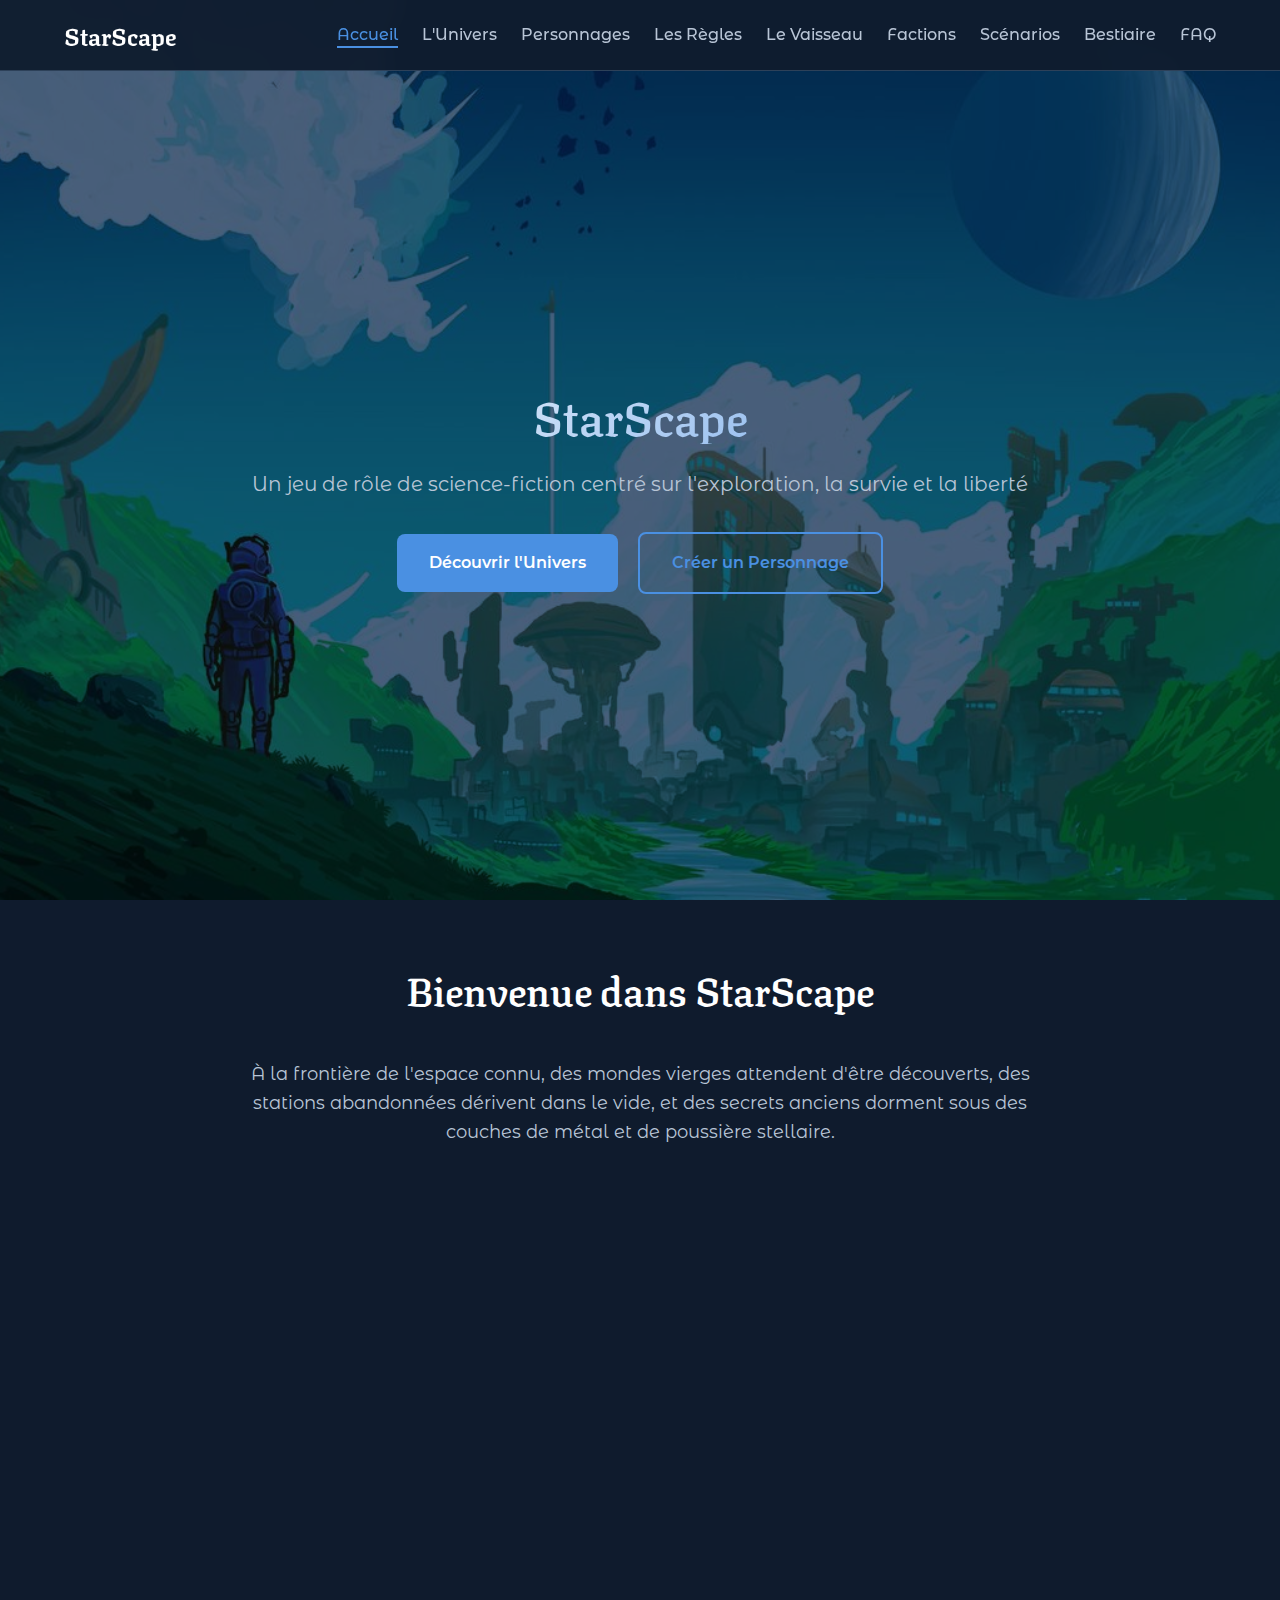
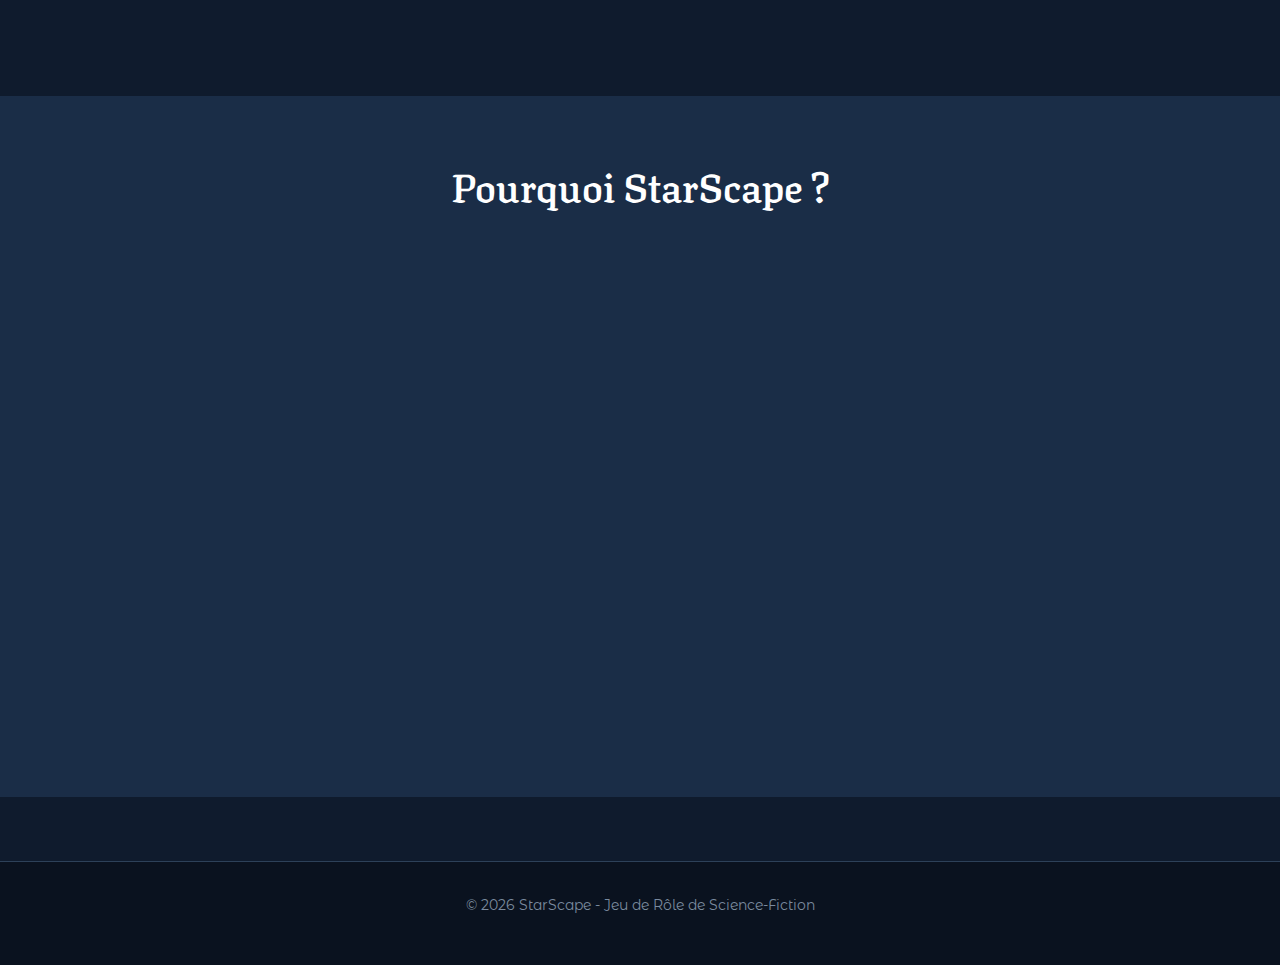
<file: index.html>
<!DOCTYPE html>
<html lang="fr">
<head>
    <meta charset="UTF-8">
    <meta name="viewport" content="width=device-width, initial-scale=1.0">
    <title>StarScape</title>
    <link rel="icon" type="image/svg+xml" href="img/favicon.svg">
    <link rel="stylesheet" href="css/variables.css">
    <link rel="stylesheet" href="css/global.css">
</head>
<body>
    <!-- Navigation -->
    <nav class="nav">
        <div class="nav-container">
            <a href="index.html" class="nav-logo">StarScape</a>
            <button class="nav-toggle">☰</button>
            <ul class="nav-menu">
                <li><a href="index.html" class="nav-link active">Accueil</a></li>
                <li><a href="univers.html" class="nav-link">L'Univers</a></li>
                <li><a href="personnages.html" class="nav-link">Personnages</a></li>
                <li><a href="regles.html" class="nav-link">Les Règles</a></li>
                <li><a href="vaisseau.html" class="nav-link">Le Vaisseau</a></li>
                <li><a href="factions.html" class="nav-link">Factions</a></li>
                <li><a href="scenarios.html" class="nav-link">Scénarios</a></li>
                <li><a href="bestiaire.html" class="nav-link">Bestiaire</a></li>
                <li><a href="faq.html" class="nav-link">FAQ</a></li>
            </ul>
        </div>
    </nav>

    <!-- Hero Section -->
    <section class="hero">
        <div class="hero-content">
            <h1 class="hero-title">StarScape</h1>
            <p class="hero-subtitle">Un jeu de rôle de science-fiction centré sur l'exploration, la survie et la liberté</p>
            <div style="margin-top: var(--spacing-xl);">
                <a href="univers.html" class="btn">Découvrir l'Univers</a>
                <a href="personnages.html" class="btn btn-secondary" style="margin-left: var(--spacing-md);">Créer un Personnage</a>
            </div>
        </div>
    </section>

    <!-- Section Introduction -->
    <section class="section">
        <div class="container">
            <h2 class="section-title">Bienvenue dans StarScape</h2>
            <p class="section-subtitle">
                À la frontière de l'espace connu, des mondes vierges attendent d'être découverts, 
                des stations abandonnées dérivent dans le vide, et des secrets anciens dorment 
                sous des couches de métal et de poussière stellaire.
            </p>
            
            <div class="grid grid-3" style="margin-top: var(--spacing-2xl);">
                <div class="card">
                    <img class="card-image" src="img/index_exploration.jpg" alt="Exploration">
                    <h3 class="card-title">Exploration</h3>
                    <p class="card-content">
                        Explorez des systèmes stellaires inconnus, découvrez de nouveaux mondes 
                        et dévoilez les mystères de la Frontière.
                    </p>
                </div>
                
                <div class="card">
                    <img class="card-image" src="img/index_survie.jpg" alt="Survie">
                    <h3 class="card-title">Survie</h3>
                    <p class="card-content">
                        Survivez aux dangers de l'espace profond, aux créatures hostiles 
                        et aux factions rivales qui convoitent les mêmes ressources.
                    </p>
                </div>
                
                <div class="card">
                    <img class="card-image" src="img/index_liberte.jpg" alt="Liberté">
                    <h3 class="card-title">Liberté</h3>
                    <p class="card-content">
                        Incarnez des Outriders indépendants, forgez votre propre destin 
                        et choisissez vos alliances dans un univers sans limites.
                    </p>
                </div>
            </div>
        </div>
    </section>

    <!-- Section Caractéristiques -->
    <section class="section" style="background-color: var(--color-bg-secondary);">
        <div class="container">
            <h2 class="section-title">Pourquoi StarScape ?</h2>
            <div class="grid grid-2" style="margin-top: var(--spacing-2xl);">
                <div class="card">
                    <h3 class="card-title">🎲 Système Simple</h3>
                    <p class="card-content">
                        Un système de jeu fluide basé sur des dés à 8 faces (d8), 
                        facile à apprendre mais offrant une profondeur stratégique.
                    </p>
                </div>
                
                <div class="card">
                    <h3 class="card-title">🚀 Vaisseau Personnalisable</h3>
                    <p class="card-content">
                        Gérez votre propre vaisseau, choisissez vos modules, 
                        et vivez la vie d'équipage à bord de votre navire.
                    </p>
                </div>
                
                <div class="card">
                    <h3 class="card-title">🌌 Univers Immersif</h3>
                    <p class="card-content">
                        Un univers riche et détaillé avec des factions complexes, 
                        des créatures uniques et des scénarios variés.
                    </p>
                </div>
                
                <div class="card">
                    <h3 class="card-title">👥 Coopération</h3>
                    <p class="card-content">
                        Travaillez en équipe avec vos compagnons pour surmonter 
                        les défis et accomplir vos missions.
                    </p>
                </div>
            </div>
        </div>
    </section>

    <!-- Footer -->
    <footer class="footer">
        <div class="container">
            <p class="footer-content">© 2026 StarScape - Jeu de Rôle de Science-Fiction</p>
        </div>
    </footer>

    <script src="js/main.js"></script>
</body>
</html>
</file>
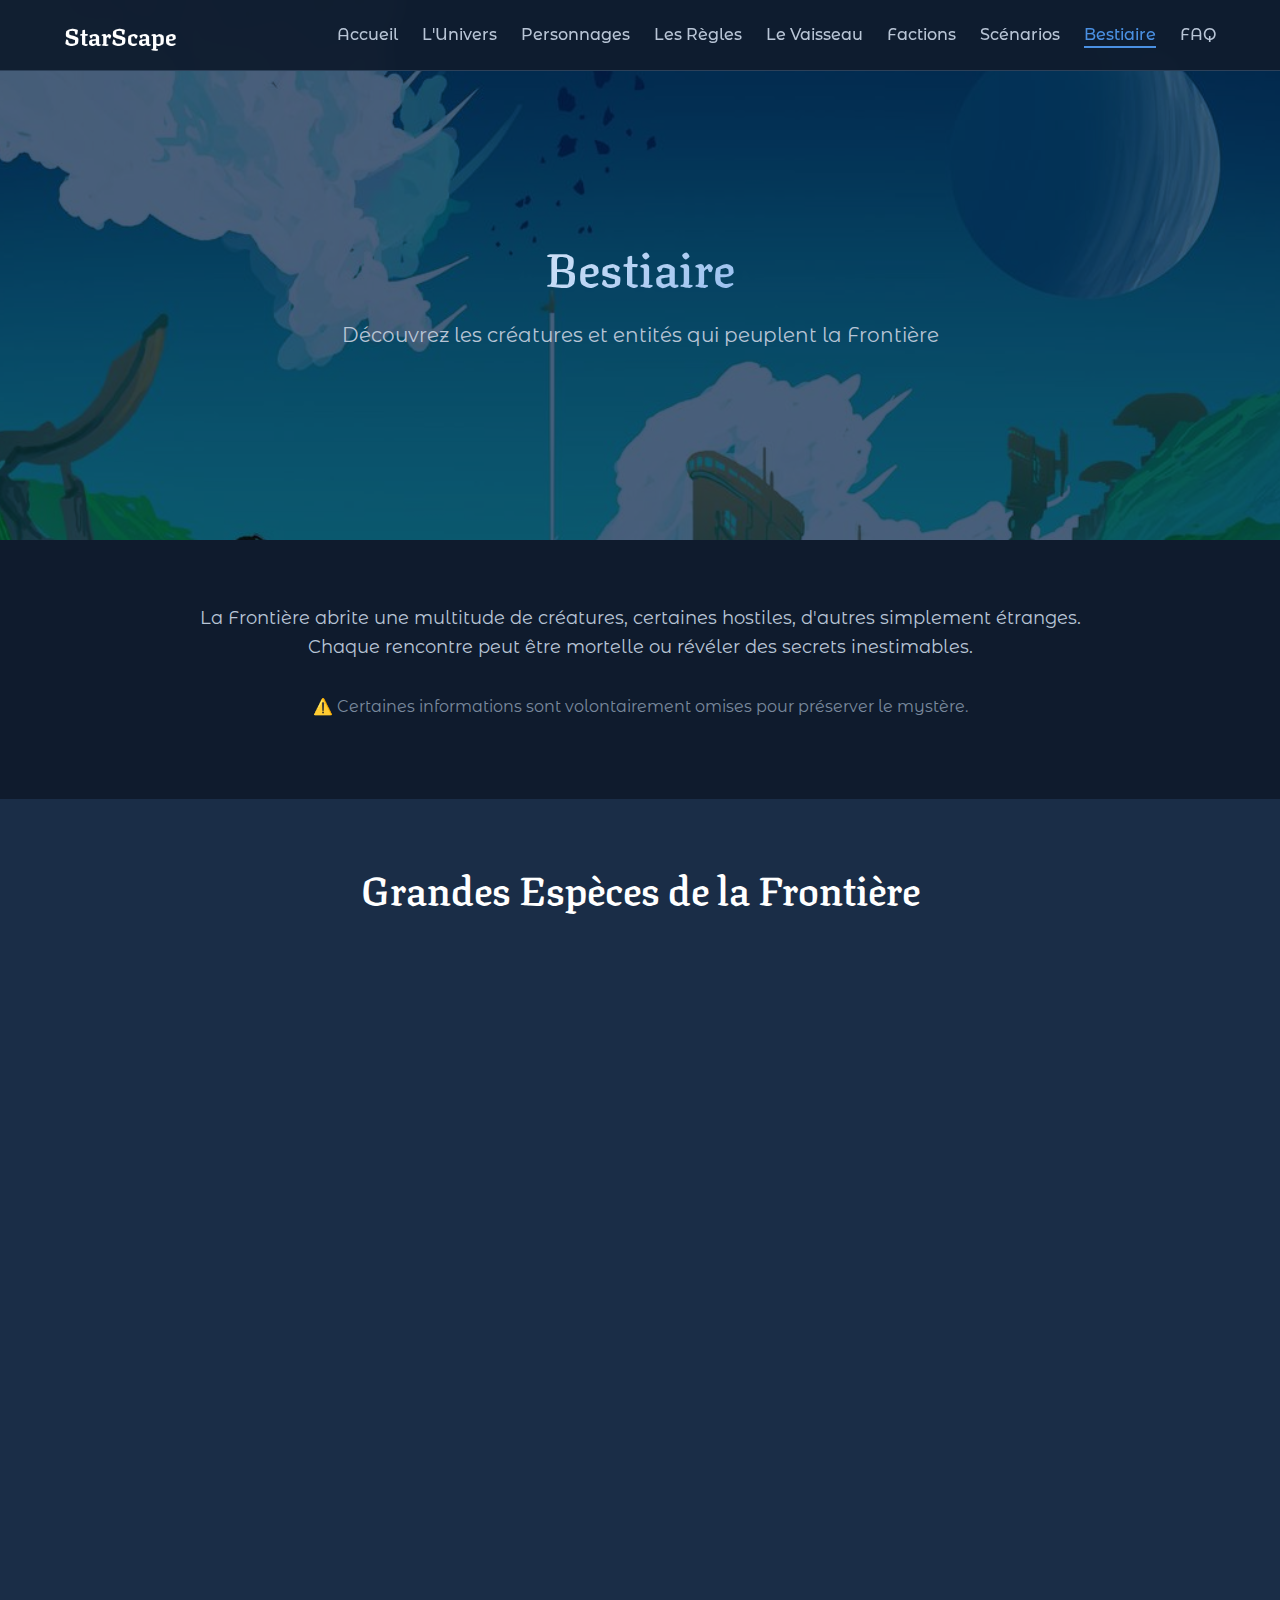
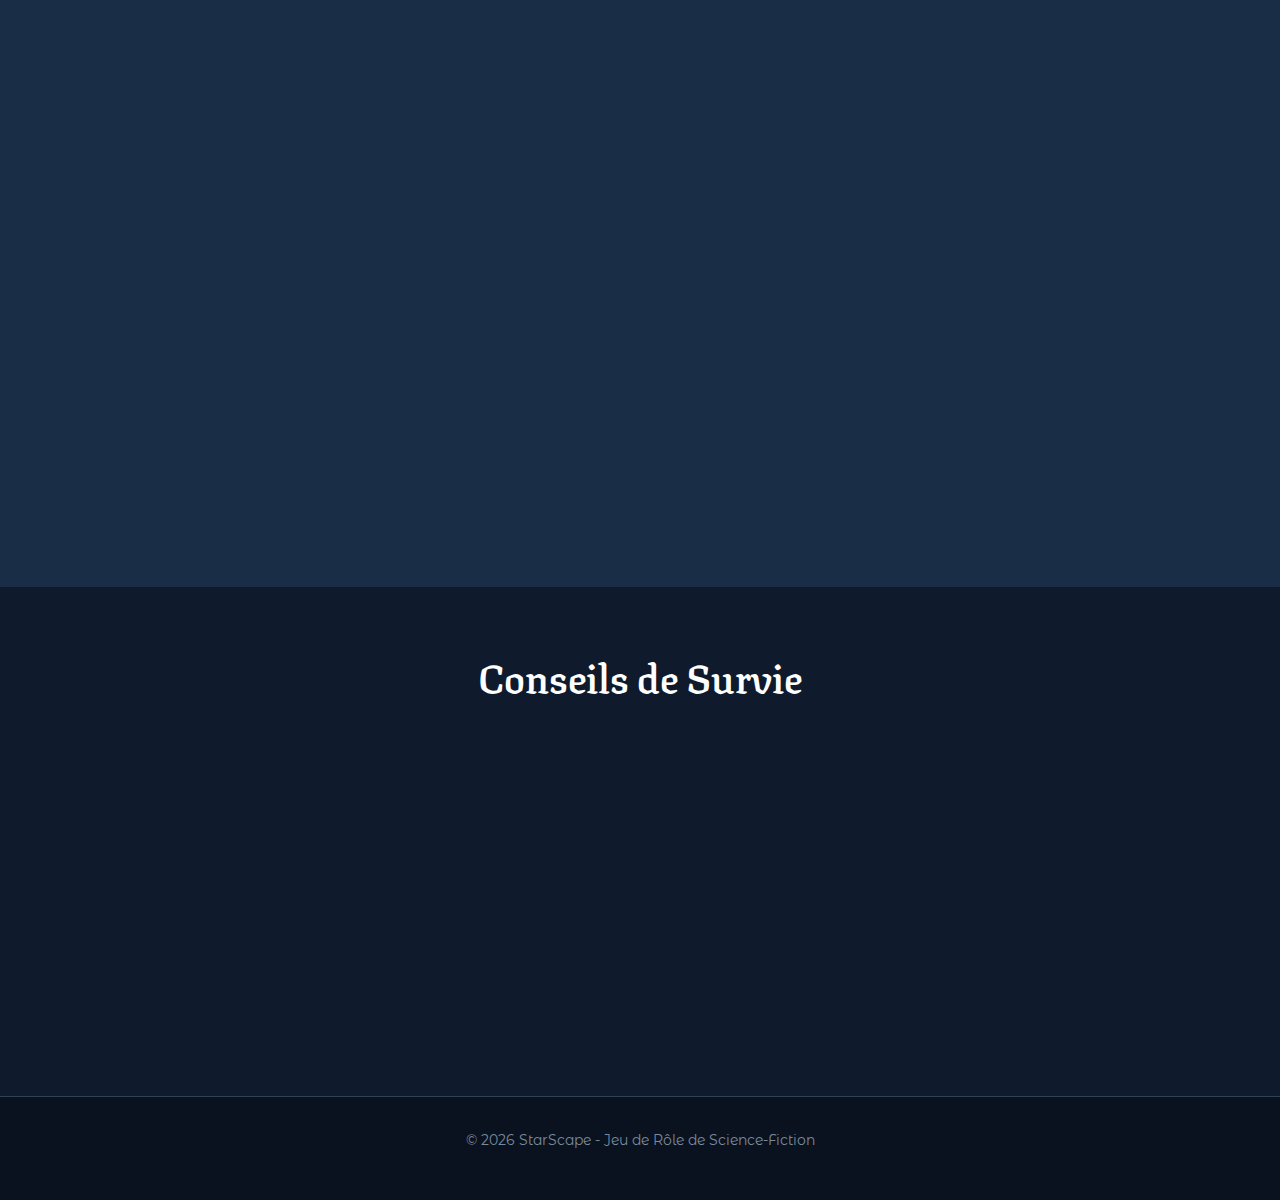
<file: bestiaire.html>
<!DOCTYPE html>
<html lang="fr">
<head>
    <meta charset="UTF-8">
    <meta name="viewport" content="width=device-width, initial-scale=1.0">
    <title>StarScape</title>
    <link rel="icon" type="image/svg+xml" href="img/favicon.svg">
    <link rel="stylesheet" href="css/variables.css">
    <link rel="stylesheet" href="css/global.css">
</head>
<body>
    <!-- Navigation -->
    <nav class="nav">
        <div class="nav-container">
            <a href="index.html" class="nav-logo">StarScape</a>
            <button class="nav-toggle">☰</button>
            <ul class="nav-menu">
                <li><a href="index.html" class="nav-link">Accueil</a></li>
                <li><a href="univers.html" class="nav-link">L'Univers</a></li>
                <li><a href="personnages.html" class="nav-link">Personnages</a></li>
                <li><a href="regles.html" class="nav-link">Les Règles</a></li>
                <li><a href="vaisseau.html" class="nav-link">Le Vaisseau</a></li>
                <li><a href="factions.html" class="nav-link">Factions</a></li>
                <li><a href="scenarios.html" class="nav-link">Scénarios</a></li>
                <li><a href="bestiaire.html" class="nav-link active">Bestiaire</a></li>
                <li><a href="faq.html" class="nav-link">FAQ</a></li>
            </ul>
        </div>
    </nav>

    <!-- Hero Section -->
    <section class="hero" style="min-height: 60vh;">
        <div class="hero-content">
            <h1 class="hero-title">Bestiaire</h1>
            <p class="hero-subtitle">
                Découvrez les créatures et entités qui peuplent la Frontière
            </p>
        </div>
    </section>

    <!-- Section Introduction -->
    <section class="section">
        <div class="container">
            <div style="max-width: 900px; margin: 0 auto; text-align: center;">
                <p style="font-size: var(--font-size-lg); margin-bottom: var(--spacing-xl);">
                    La Frontière abrite une multitude de créatures, certaines hostiles, 
                    d'autres simplement étranges. Chaque rencontre peut être mortelle ou 
                    révéler des secrets inestimables.
                </p>
                <p style="font-size: var(--font-size-base); color: var(--color-text-muted);">
                    ⚠️ Certaines informations sont volontairement omises pour préserver le mystère.
                </p>
            </div>
        </div>
    </section>

    <!-- Section Créatures -->
    <section class="section" style="background-color: var(--color-bg-secondary);">
        <div class="container">
            <h2 class="section-title">Grandes Espèces de la Frontière</h2>
            <div class="grid grid-2" style="margin-top: var(--spacing-2xl);">
                <!-- Créature 1 -->
                <div class="card">
                    <div class="card-image">
                        <span>Image : Créature de la Frontière</span>
                    </div>
                    <h3 class="card-title">Espèce Alpha</h3>
                    <div style="margin-top: var(--spacing-md);">
                        <h4 style="font-size: var(--font-size-lg); margin-bottom: var(--spacing-sm);">Rôle</h4>
                        <p class="card-content" style="margin-bottom: var(--spacing-md);">
                            DPS / Tank / Support
                        </p>
                        <h4 style="font-size: var(--font-size-lg); margin-bottom: var(--spacing-sm);">Faiblesses</h4>
                        <p class="card-content" style="margin-bottom: var(--spacing-md);">
                            Vulnérable aux dégâts électriques
                        </p>
                        <h4 style="font-size: var(--font-size-lg); margin-bottom: var(--spacing-sm);">Comportement</h4>
                        <p class="card-content">
                            Agressive en groupe, plus prudente seule. Attaque par embuscade.
                        </p>
                    </div>
                </div>

                <!-- Créature 2 -->
                <div class="card">
                    <div class="card-image">
                        <span>Image : Créature biologique</span>
                    </div>
                    <h3 class="card-title">Espèce Beta</h3>
                    <div style="margin-top: var(--spacing-md);">
                        <h4 style="font-size: var(--font-size-lg); margin-bottom: var(--spacing-sm);">Rôle</h4>
                        <p class="card-content" style="margin-bottom: var(--spacing-md);">
                            Support / Contrôle
                        </p>
                        <h4 style="font-size: var(--font-size-lg); margin-bottom: var(--spacing-sm);">Faiblesses</h4>
                        <p class="card-content" style="margin-bottom: var(--spacing-md);">
                            Sensible aux dégâts thermiques
                        </p>
                        <h4 style="font-size: var(--font-size-lg); margin-bottom: var(--spacing-sm);">Comportement</h4>
                        <p class="card-content">
                            Évite le combat direct. Utilise l'environnement à son avantage.
                        </p>
                    </div>
                </div>

                <!-- Créature 3 -->
                <div class="card">
                    <div class="card-image">
                        <span>Image : Entité mécanique</span>
                    </div>
                    <h3 class="card-title">Espèce Gamma</h3>
                    <div style="margin-top: var(--spacing-md);">
                        <h4 style="font-size: var(--font-size-lg); margin-bottom: var(--spacing-sm);">Rôle</h4>
                        <p class="card-content" style="margin-bottom: var(--spacing-md);">
                            Tank / DPS
                        </p>
                        <h4 style="font-size: var(--font-size-lg); margin-bottom: var(--spacing-sm);">Faiblesses</h4>
                        <p class="card-content" style="margin-bottom: var(--spacing-md);">
                            Vulnérable aux impulsions EMP
                        </p>
                        <h4 style="font-size: var(--font-size-lg); margin-bottom: var(--spacing-sm);">Comportement</h4>
                        <p class="card-content">
                            Patrouille de manière systématique. Réagit aux intrusions.
                        </p>
                    </div>
                </div>

                <!-- Créature 4 -->
                <div class="card">
                    <div class="card-image">
                        <span>Image : Prédateur spatial</span>
                    </div>
                    <h3 class="card-title">Espèce Delta</h3>
                    <div style="margin-top: var(--spacing-md);">
                        <h4 style="font-size: var(--font-size-lg); margin-bottom: var(--spacing-sm);">Rôle</h4>
                        <p class="card-content" style="margin-bottom: var(--spacing-md);">
                            DPS / Chasseur
                        </p>
                        <h4 style="font-size: var(--font-size-lg); margin-bottom: var(--spacing-sm);">Faiblesses</h4>
                        <p class="card-content" style="margin-bottom: var(--spacing-md);">
                            Faible armure, mais très rapide
                        </p>
                        <h4 style="font-size: var(--font-size-lg); margin-bottom: var(--spacing-sm);">Comportement</h4>
                        <p class="card-content">
                            Chasse en solitaire. Attaque depuis les ombres.
                        </p>
                    </div>
                </div>
            </div>
        </div>
    </section>

    <!-- Section Conseils -->
    <section class="section">
        <div class="container">
            <h2 class="section-title">Conseils de Survie</h2>
            <div class="grid grid-3" style="margin-top: var(--spacing-2xl);">
                <div class="card">
                    <h3 class="card-title">🔍 Observation</h3>
                    <p class="card-content">
                        Observez le comportement des créatures avant d'engager le combat. 
                        Chaque espèce a ses propres patterns.
                    </p>
                </div>

                <div class="card">
                    <h3 class="card-title">⚔️ Préparation</h3>
                    <p class="card-content">
                        Adaptez votre équipement selon les créatures que vous pourriez rencontrer. 
                        Les types de dégâts sont cruciaux.
                    </p>
                </div>

                <div class="card">
                    <h3 class="card-title">🤝 Coopération</h3>
                    <p class="card-content">
                        Travaillez en équipe. Certaines créatures sont trop dangereuses 
                        pour être affrontées seul.
                    </p>
                </div>
            </div>
        </div>
    </section>

    <!-- Footer -->
    <footer class="footer">
        <div class="container">
            <p class="footer-content">© 2026 StarScape - Jeu de Rôle de Science-Fiction</p>
        </div>
    </footer>

    <script src="js/main.js"></script>
</body>
</html>
</file>
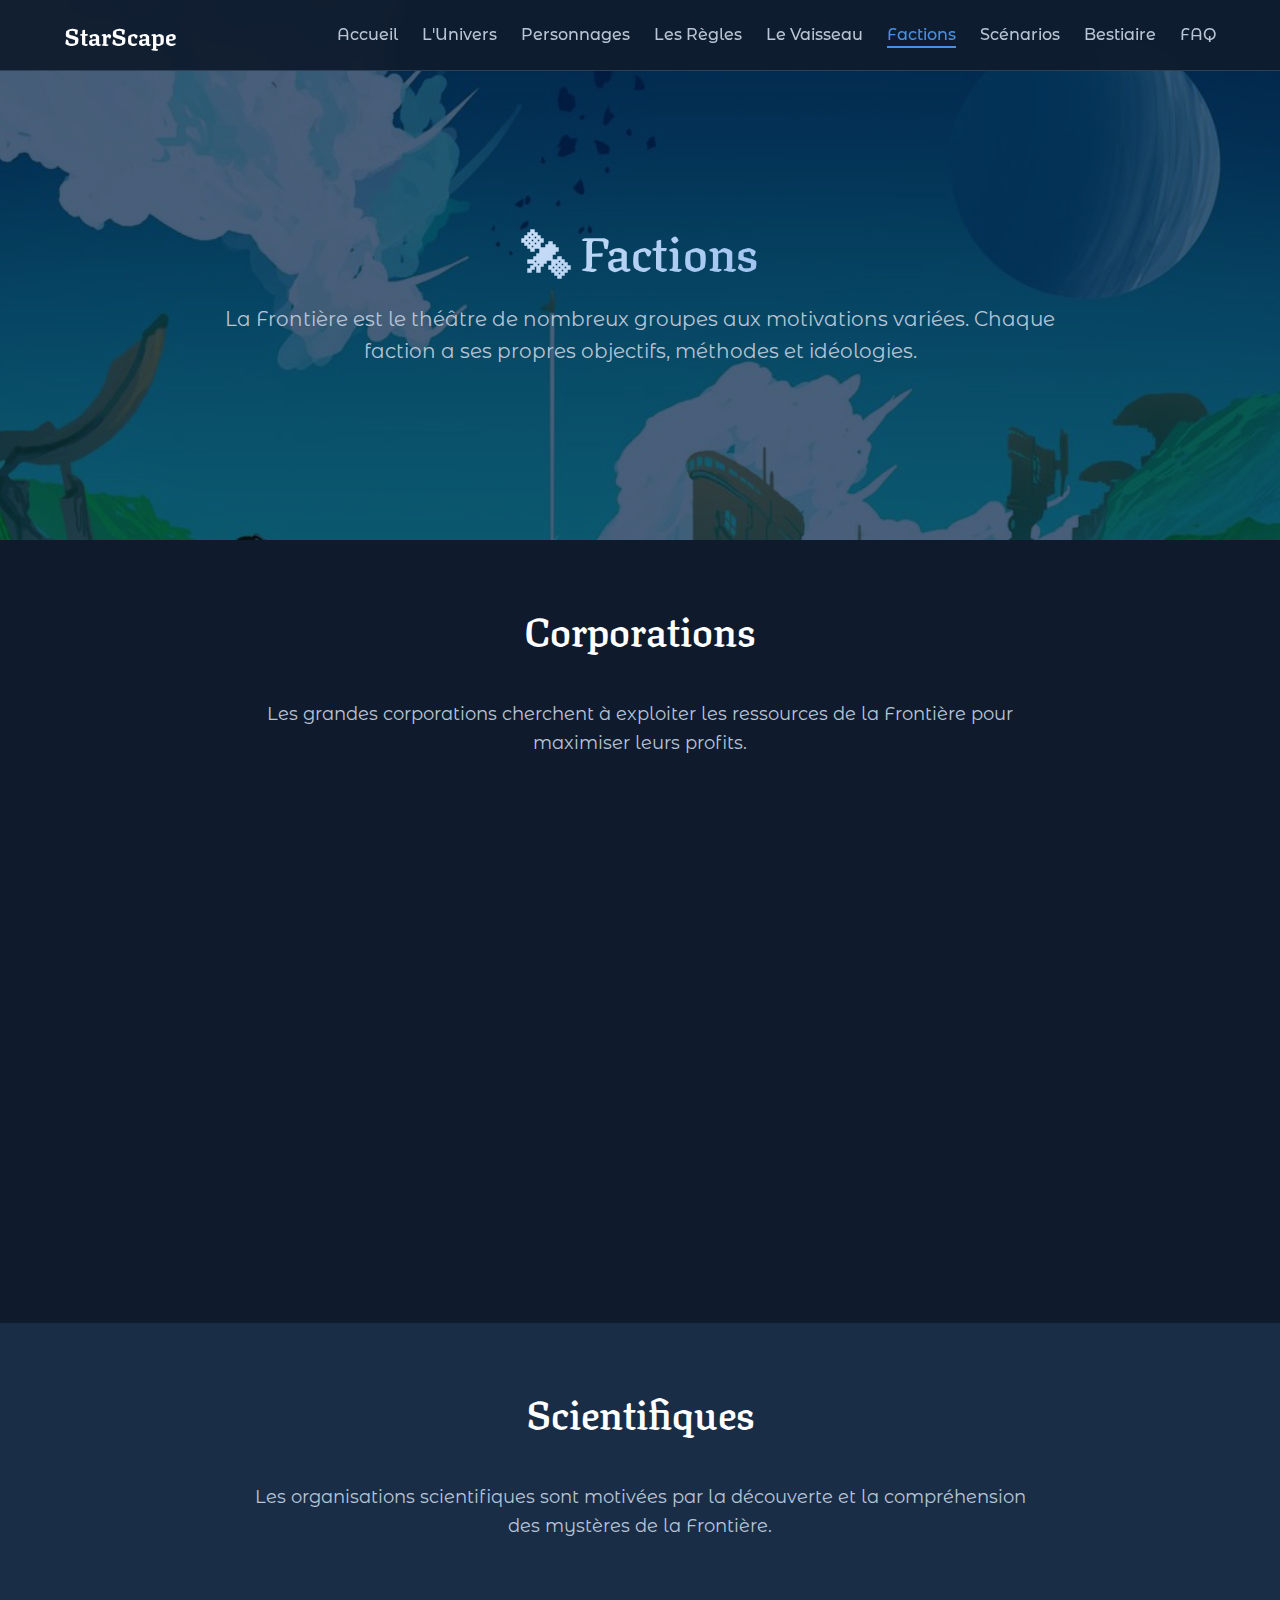
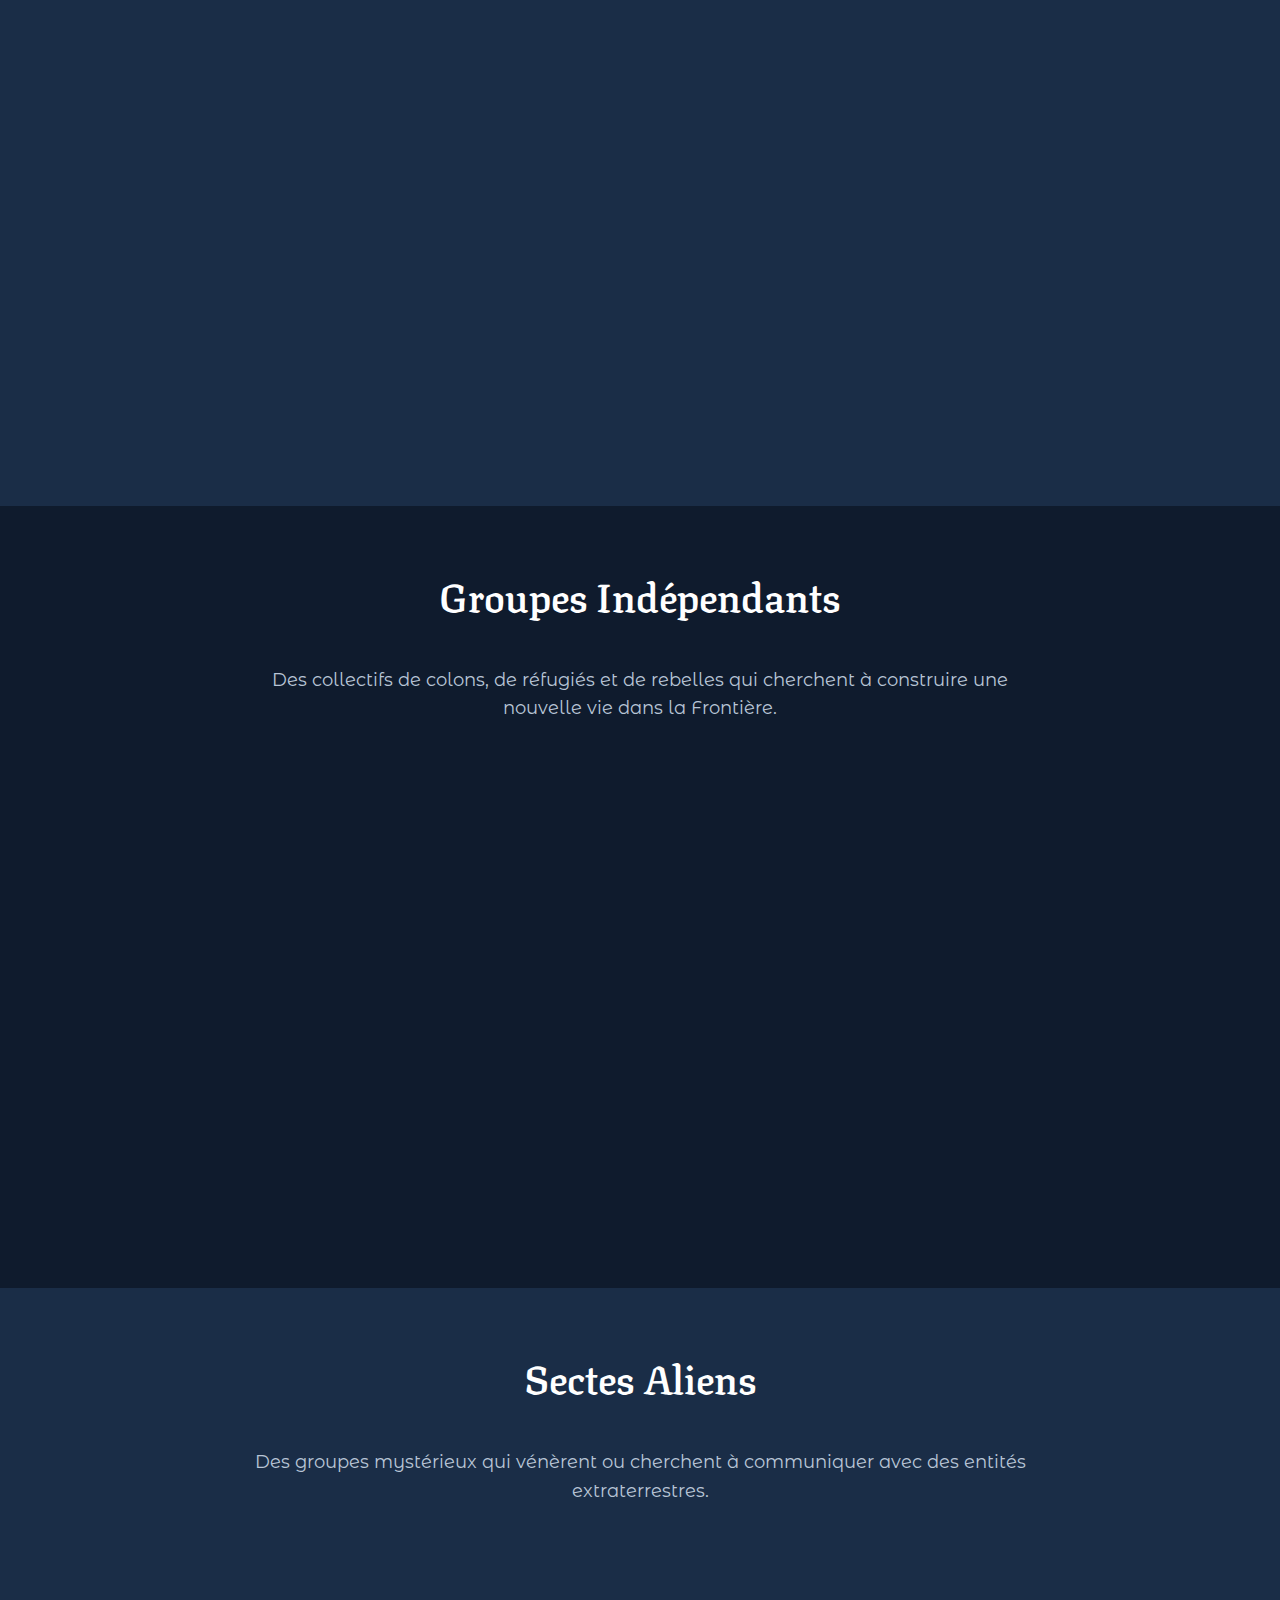
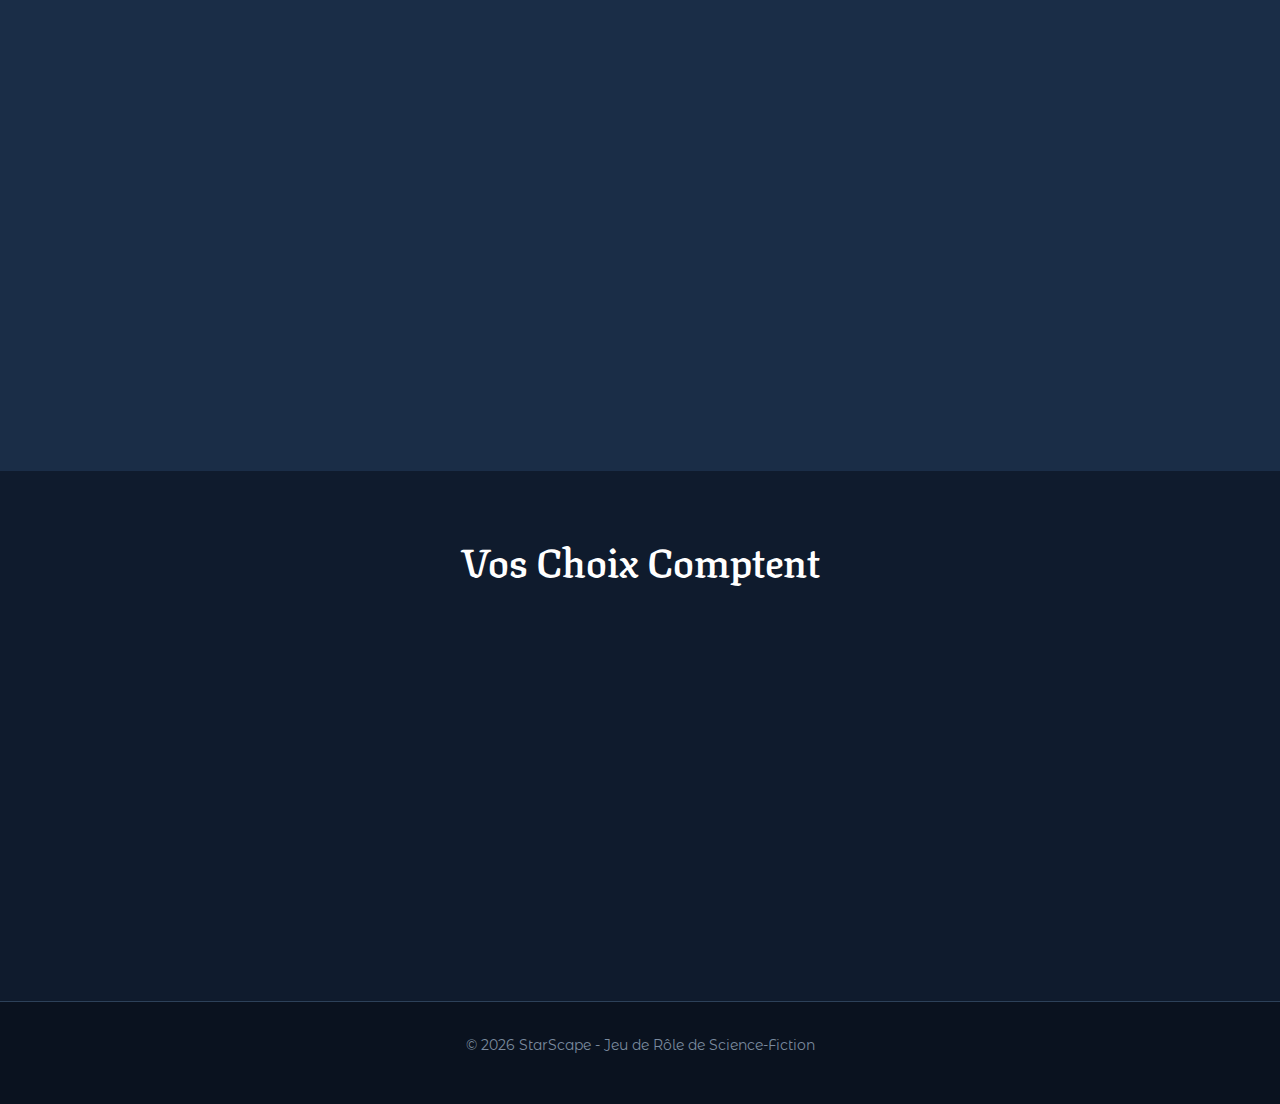
<file: factions.html>
<!DOCTYPE html>
<html lang="fr">
<head>
    <meta charset="UTF-8">
    <meta name="viewport" content="width=device-width, initial-scale=1.0">
    <title>StarScape</title>
    <link rel="icon" type="image/svg+xml" href="img/favicon.svg">
    <link rel="stylesheet" href="css/variables.css">
    <link rel="stylesheet" href="css/global.css">
</head>
<body>
    <!-- Navigation -->
    <nav class="nav">
        <div class="nav-container">
            <a href="index.html" class="nav-logo">StarScape</a>
            <button class="nav-toggle">☰</button>
            <ul class="nav-menu">
                <li><a href="index.html" class="nav-link">Accueil</a></li>
                <li><a href="univers.html" class="nav-link">L'Univers</a></li>
                <li><a href="personnages.html" class="nav-link">Personnages</a></li>
                <li><a href="regles.html" class="nav-link">Les Règles</a></li>
                <li><a href="vaisseau.html" class="nav-link">Le Vaisseau</a></li>
                <li><a href="factions.html" class="nav-link active">Factions</a></li>
                <li><a href="scenarios.html" class="nav-link">Scénarios</a></li>
                <li><a href="bestiaire.html" class="nav-link">Bestiaire</a></li>
                <li><a href="faq.html" class="nav-link">FAQ</a></li>
            </ul>
        </div>
    </nav>

    <!-- Hero Section -->
    <section class="hero" style="min-height: 60vh;">
        <div class="hero-content">
            <h1 class="hero-title">🛰 Factions</h1>
            <p class="hero-subtitle">
                La Frontière est le théâtre de nombreux groupes aux motivations variées. 
                Chaque faction a ses propres objectifs, méthodes et idéologies.
            </p>
        </div>
    </section>

    <!-- Section Corporations -->
    <section class="section">
        <div class="container">
            <h2 class="section-title">Corporations</h2>
            <p class="section-subtitle">
                Les grandes corporations cherchent à exploiter les ressources de la Frontière 
                pour maximiser leurs profits.
            </p>
            <div class="grid grid-2" style="margin-top: var(--spacing-2xl);">
                <div class="card">
                    <div class="card-image">
                        <span>Image : Siège corporatif</span>
                    </div>
                    <h3 class="card-title">Objectifs</h3>
                    <ul style="color: var(--color-text-secondary); padding-left: var(--spacing-lg);">
                        <li style="margin-bottom: var(--spacing-sm);">Exploitation des ressources</li>
                        <li style="margin-bottom: var(--spacing-sm);">Expansion territoriale</li>
                        <li style="margin-bottom: var(--spacing-sm);">Élimination de la concurrence</li>
                        <li style="margin-bottom: var(--spacing-sm);">Contrôle des routes commerciales</li>
                    </ul>
                </div>

                <div class="card">
                    <h3 class="card-title">Méthodes</h3>
                    <p class="card-content">
                        Les corporations utilisent leur puissance financière et technologique 
                        pour imposer leur volonté. Elles embauchent souvent des Outriders 
                        pour des missions risquées qu'elles préfèrent ne pas accomplir elles-mêmes.
                    </p>
                    <p class="card-content" style="margin-top: var(--spacing-md);">
                        <strong>Relations avec les Outriders :</strong> Contractuelles, basées sur le profit. 
                        Les corporations paient bien, mais leurs missions peuvent être moralement ambiguës.
                    </p>
                </div>
            </div>
        </div>
    </section>

    <!-- Section Scientifiques -->
    <section class="section" style="background-color: var(--color-bg-secondary);">
        <div class="container">
            <h2 class="section-title">Scientifiques</h2>
            <p class="section-subtitle">
                Les organisations scientifiques sont motivées par la découverte et la compréhension 
                des mystères de la Frontière.
            </p>
            <div class="grid grid-2" style="margin-top: var(--spacing-2xl);">
                <div class="card">
                    <div class="card-image">
                        <span>Image : Laboratoire scientifique</span>
                    </div>
                    <h3 class="card-title">Objectifs</h3>
                    <ul style="color: var(--color-text-secondary); padding-left: var(--spacing-lg);">
                        <li style="margin-bottom: var(--spacing-sm);">Découverte de nouvelles formes de vie</li>
                        <li style="margin-bottom: var(--spacing-sm);">Analyse des artefacts anciens</li>
                        <li style="margin-bottom: var(--spacing-sm);">Compréhension des anomalies spatiales</li>
                        <li style="margin-bottom: var(--spacing-sm);">Avancement de la connaissance</li>
                    </ul>
                </div>

                <div class="card">
                    <h3 class="card-title">Méthodes</h3>
                    <p class="card-content">
                        Les scientifiques privilégient l'observation et l'analyse. 
                        Ils embauchent des Outriders pour collecter des échantillons, 
                        explorer des sites dangereux et protéger leurs expéditions.
                    </p>
                    <p class="card-content" style="margin-top: var(--spacing-md);">
                        <strong>Relations avec les Outriders :</strong> Collaboratives. 
                        Les scientifiques apprécient les équipages qui respectent les protocoles 
                        et préservent les échantillons.
                    </p>
                </div>
            </div>
        </div>
    </section>

    <!-- Section Groupes Indépendants -->
    <section class="section">
        <div class="container">
            <h2 class="section-title">Groupes Indépendants</h2>
            <p class="section-subtitle">
                Des collectifs de colons, de réfugiés et de rebelles qui cherchent 
                à construire une nouvelle vie dans la Frontière.
            </p>
            <div class="grid grid-2" style="margin-top: var(--spacing-2xl);">
                <div class="card">
                    <div class="card-image">
                        <span>Image : Colonie indépendante</span>
                    </div>
                    <h3 class="card-title">Objectifs</h3>
                    <ul style="color: var(--color-text-secondary); padding-left: var(--spacing-lg);">
                        <li style="margin-bottom: var(--spacing-sm);">Établir des colonies autonomes</li>
                        <li style="margin-bottom: var(--spacing-sm);">Échapper à l'oppression</li>
                        <li style="margin-bottom: var(--spacing-sm);">Créer une société libre</li>
                        <li style="margin-bottom: var(--spacing-sm);">Survivre et prospérer</li>
                    </ul>
                </div>

                <div class="card">
                    <h3 class="card-title">Méthodes</h3>
                    <p class="card-content">
                        Les groupes indépendants sont souvent désorganisés mais déterminés. 
                        Ils font appel aux Outriders pour des missions de transport, de protection 
                        ou de sabotage contre leurs ennemis.
                    </p>
                    <p class="card-content" style="margin-top: var(--spacing-md);">
                        <strong>Relations avec les Outriders :</strong> Fraternelles. 
                        Beaucoup d'Outriders partagent les valeurs d'indépendance et de liberté 
                        de ces groupes.
                    </p>
                </div>
            </div>
        </div>
    </section>

    <!-- Section Sectes Aliens -->
    <section class="section" style="background-color: var(--color-bg-secondary);">
        <div class="container">
            <h2 class="section-title">Sectes Aliens</h2>
            <p class="section-subtitle">
                Des groupes mystérieux qui vénèrent ou cherchent à communiquer avec 
                des entités extraterrestres.
            </p>
            <div class="grid grid-2" style="margin-top: var(--spacing-2xl);">
                <div class="card">
                    <div class="card-image">
                        <span>Image : Rituel alien</span>
                    </div>
                    <h3 class="card-title">Objectifs</h3>
                    <ul style="color: var(--color-text-secondary); padding-left: var(--spacing-lg);">
                        <li style="margin-bottom: var(--spacing-sm);">Établir un contact avec les aliens</li>
                        <li style="margin-bottom: var(--spacing-sm);">Comprendre les technologies anciennes</li>
                        <li style="margin-bottom: var(--spacing-sm);">Accéder à des connaissances interdites</li>
                        <li style="margin-bottom: var(--spacing-sm);">Transcender l'humanité</li>
                    </ul>
                </div>

                <div class="card">
                    <h3 class="card-title">Méthodes</h3>
                    <p class="card-content">
                        Les sectes aliens opèrent dans l'ombre. Leurs méthodes sont souvent 
                        mystérieuses et parfois dangereuses. Elles embauchent des Outriders 
                        pour récupérer des artefacts spécifiques ou explorer des sites sacrés.
                    </p>
                    <p class="card-content" style="margin-top: var(--spacing-md);">
                        <strong>Relations avec les Outriders :</strong> Ambiguës. 
                        Les sectes paient bien, mais leurs missions peuvent avoir des conséquences 
                        imprévisibles. La prudence est de mise.
                    </p>
                </div>
            </div>
        </div>
    </section>

    <!-- Section Choix des Outriders -->
    <section class="section">
        <div class="container">
            <h2 class="section-title">Vos Choix Comptent</h2>
            <div class="card" style="max-width: 900px; margin: 0 auto;">
                <p class="card-content" style="text-align: center; font-size: var(--font-size-lg);">
                    En tant qu'Outrider, vous n'êtes lié à aucune faction. Vos choix déterminent 
                    avec qui vous travaillez, quelles missions vous acceptez, et comment vous 
                    naviguez dans les conflits entre factions.
                </p>
                <p class="card-content" style="text-align: center; font-size: var(--font-size-lg); margin-top: var(--spacing-md);">
                    Chaque décision façonne votre réputation et ouvre ou ferme des opportunités futures. 
                    Dans StarScape, la liberté a un prix, mais aussi des récompenses.
                </p>
            </div>
        </div>
    </section>

    <!-- Footer -->
    <footer class="footer">
        <div class="container">
            <p class="footer-content">© 2026 StarScape - Jeu de Rôle de Science-Fiction</p>
        </div>
    </footer>

    <script src="js/main.js"></script>
</body>
</html>
</file>
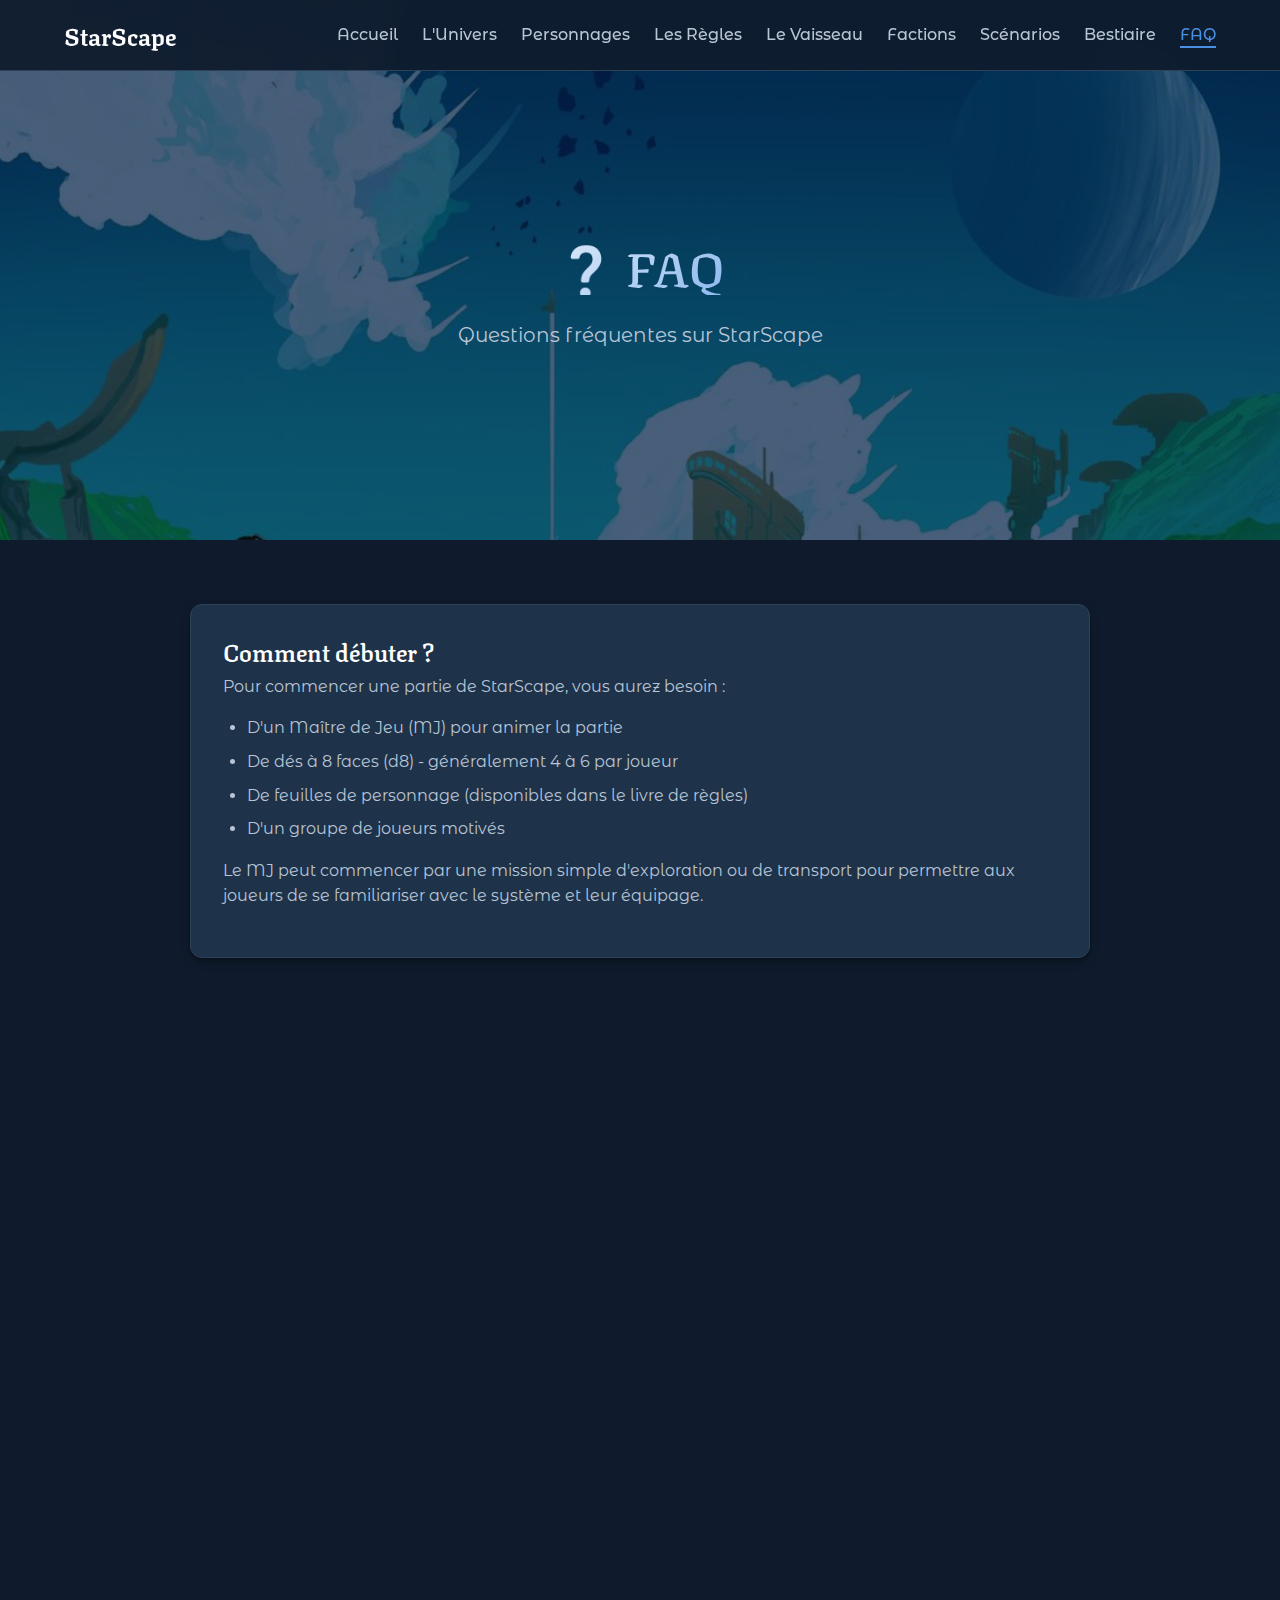
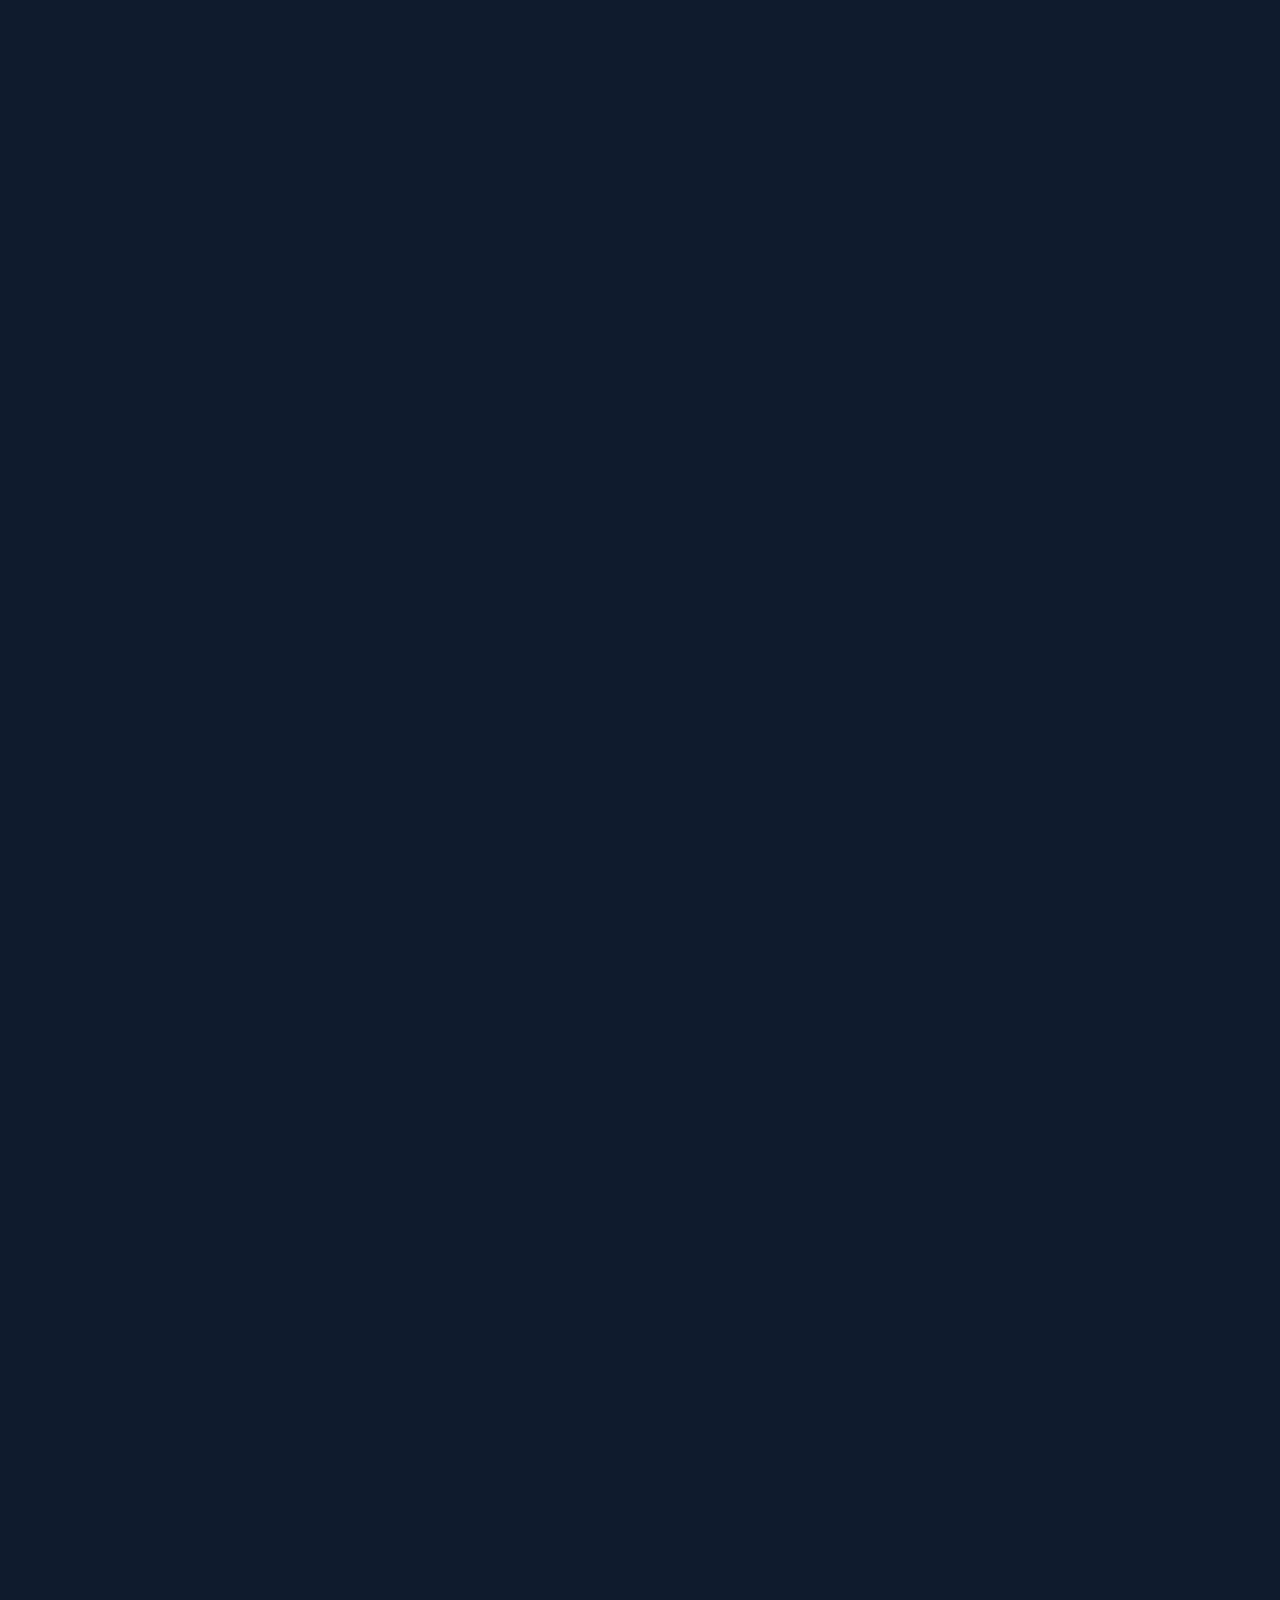
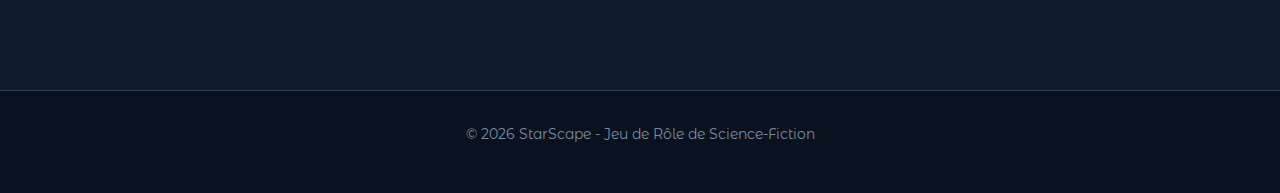
<file: faq.html>
<!DOCTYPE html>
<html lang="fr">
<head>
    <meta charset="UTF-8">
    <meta name="viewport" content="width=device-width, initial-scale=1.0">
    <title>StarScape</title>
    <link rel="icon" type="image/svg+xml" href="img/favicon.svg">
    <link rel="stylesheet" href="css/variables.css">
    <link rel="stylesheet" href="css/global.css">
</head>
<body>
    <!-- Navigation -->
    <nav class="nav">
        <div class="nav-container">
            <a href="index.html" class="nav-logo">StarScape</a>
            <button class="nav-toggle">☰</button>
            <ul class="nav-menu">
                <li><a href="index.html" class="nav-link">Accueil</a></li>
                <li><a href="univers.html" class="nav-link">L'Univers</a></li>
                <li><a href="personnages.html" class="nav-link">Personnages</a></li>
                <li><a href="regles.html" class="nav-link">Les Règles</a></li>
                <li><a href="vaisseau.html" class="nav-link">Le Vaisseau</a></li>
                <li><a href="factions.html" class="nav-link">Factions</a></li>
                <li><a href="scenarios.html" class="nav-link">Scénarios</a></li>
                <li><a href="bestiaire.html" class="nav-link">Bestiaire</a></li>
                <li><a href="faq.html" class="nav-link active">FAQ</a></li>
            </ul>
        </div>
    </nav>

    <!-- Hero Section -->
    <section class="hero" style="min-height: 60vh;">
        <div class="hero-content">
            <h1 class="hero-title">❓ FAQ</h1>
            <p class="hero-subtitle">
                Questions fréquentes sur StarScape
            </p>
        </div>
    </section>

    <!-- Section FAQ -->
    <section class="section">
        <div class="container">
            <div style="max-width: 900px; margin: 0 auto;">
                <!-- Question 1 -->
                <div class="card" style="margin-bottom: var(--spacing-xl);">
                    <h3 class="card-title">Comment débuter ?</h3>
                    <p class="card-content">
                        Pour commencer une partie de StarScape, vous aurez besoin :
                    </p>
                    <ul style="color: var(--color-text-secondary); padding-left: var(--spacing-lg); margin-top: var(--spacing-md);">
                        <li style="margin-bottom: var(--spacing-sm);">D'un Maître de Jeu (MJ) pour animer la partie</li>
                        <li style="margin-bottom: var(--spacing-sm);">De dés à 8 faces (d8) - généralement 4 à 6 par joueur</li>
                        <li style="margin-bottom: var(--spacing-sm);">De feuilles de personnage (disponibles dans le livre de règles)</li>
                        <li style="margin-bottom: var(--spacing-sm);">D'un groupe de joueurs motivés</li>
                    </ul>
                    <p class="card-content" style="margin-top: var(--spacing-md);">
                        Le MJ peut commencer par une mission simple d'exploration ou de transport 
                        pour permettre aux joueurs de se familiariser avec le système et leur équipage.
                    </p>
                </div>

                <!-- Question 2 -->
                <div class="card" style="margin-bottom: var(--spacing-xl);">
                    <h3 class="card-title">Combien de joueurs ?</h3>
                    <p class="card-content">
                        StarScape fonctionne idéalement avec <strong>3 à 5 joueurs</strong>, plus un Maître de Jeu.
                    </p>
                    <ul style="color: var(--color-text-secondary); padding-left: var(--spacing-lg); margin-top: var(--spacing-md);">
                        <li style="margin-bottom: var(--spacing-sm);">
                            <strong>2 joueurs :</strong> Possible, mais l'équipage sera limité. 
                            Le MJ devra peut-être ajuster la difficulté des missions.
                        </li>
                        <li style="margin-bottom: var(--spacing-sm);">
                            <strong>3-4 joueurs :</strong> Nombre idéal pour une bonne dynamique d'équipe 
                            et une répartition des rôles efficace.
                        </li>
                        <li style="margin-bottom: var(--spacing-sm);">
                            <strong>5-6 joueurs :</strong> Possible, mais les combats peuvent être plus longs. 
                            Assurez-vous que chaque joueur ait un moment pour briller.
                        </li>
                        <li style="margin-bottom: var(--spacing-sm);">
                            <strong>Plus de 6 joueurs :</strong> Déconseillé, la gestion devient complexe 
                            et certains joueurs peuvent se sentir laissés de côté.
                        </li>
                    </ul>
                </div>

                <!-- Question 3 -->
                <div class="card" style="margin-bottom: var(--spacing-xl);">
                    <h3 class="card-title">Durée d'une mission ?</h3>
                    <p class="card-content">
                        La durée d'une mission varie selon sa complexité et le style de jeu du groupe :
                    </p>
                    <ul style="color: var(--color-text-secondary); padding-left: var(--spacing-lg); margin-top: var(--spacing-md);">
                        <li style="margin-bottom: var(--spacing-sm);">
                            <strong>Mission simple :</strong> 2-3 heures (exploration rapide, transport sans incident)
                        </li>
                        <li style="margin-bottom: var(--spacing-sm);">
                            <strong>Mission standard :</strong> 3-4 heures (la plupart des missions d'exploration ou de sauvetage)
                        </li>
                        <li style="margin-bottom: var(--spacing-sm);">
                            <strong>Mission complexe :</strong> 4-6 heures (infiltration, chasse à grande échelle, 
                            missions multi-objectifs)
                        </li>
                        <li style="margin-bottom: var(--spacing-sm);">
                            <strong>Campagne :</strong> Plusieurs sessions de 3-4 heures sur plusieurs semaines ou mois
                        </li>
                    </ul>
                    <p class="card-content" style="margin-top: var(--spacing-md);">
                        Le MJ peut adapter la durée en ajoutant ou retirant des obstacles selon le temps disponible.
                    </p>
                </div>

                <!-- Question 4 -->
                <div class="card" style="margin-bottom: var(--spacing-xl);">
                    <h3 class="card-title">Style de jeu conseillé ?</h3>
                    <p class="card-content">
                        StarScape s'adapte à différents styles de jeu :
                    </p>
                    <div style="margin-top: var(--spacing-md);">
                        <h4 style="font-size: var(--font-size-lg); margin-bottom: var(--spacing-sm); color: var(--color-accent);">
                            🎭 Narratif
                        </h4>
                        <p class="card-content" style="margin-bottom: var(--spacing-md);">
                            Privilégiez les interactions sociales, les choix moraux, et le développement 
                            des personnages. Les combats sont moins fréquents mais plus significatifs.
                        </p>

                        <h4 style="font-size: var(--font-size-lg); margin-bottom: var(--spacing-sm); color: var(--color-accent);">
                            ⚔️ Tactique
                        </h4>
                        <p class="card-content" style="margin-bottom: var(--spacing-md);">
                            Focus sur les combats stratégiques, l'optimisation des builds, et la résolution 
                            de problèmes mécaniques. Les combats sont fréquents et détaillés.
                        </p>

                        <h4 style="font-size: var(--font-size-lg); margin-bottom: var(--spacing-sm); color: var(--color-accent);">
                            🌌 Exploration
                        </h4>
                        <p class="card-content" style="margin-bottom: var(--spacing-md);">
                            L'accent est mis sur la découverte, l'exploration de nouveaux mondes, 
                            et la résolution de mystères. Les combats sont des obstacles à surmonter.
                        </p>

                        <h4 style="font-size: var(--font-size-lg); margin-bottom: var(--spacing-sm); color: var(--color-accent);">
                            🎲 Équilibré
                        </h4>
                        <p class="card-content">
                            Mélange de tous les styles ci-dessus. C'est le style recommandé pour débuter, 
                            car il permet à chaque joueur de trouver ce qui lui plaît.
                        </p>
                    </div>
                </div>

                <!-- Question 5 -->
                <div class="card" style="margin-bottom: var(--spacing-xl);">
                    <h3 class="card-title">Faut-il un vaisseau par joueur ?</h3>
                    <p class="card-content">
                        Non ! Dans StarScape, l'équipage partage généralement <strong>un seul vaisseau</strong>. 
                        C'est l'un des aspects centraux du jeu : la vie en communauté à bord du navire.
                    </p>
                    <p class="card-content" style="margin-top: var(--spacing-md);">
                        Chaque membre de l'équipage a un rôle à bord (pilote, ingénieur, scientifique, etc.), 
                        et tous contribuent à la gestion et à l'amélioration du vaisseau. Cette approche 
                        favorise la coopération et crée des moments narratifs intéressants.
                    </p>
                </div>

                <!-- Question 6 -->
                <div class="card" style="margin-bottom: var(--spacing-xl);">
                    <h3 class="card-title">Peut-on jouer sans MJ ?</h3>
                    <p class="card-content">
                        StarScape est conçu pour être joué avec un Maître de Jeu qui anime la partie, 
                        interprète les PNJ, et gère l'univers. Cependant, des variantes solo ou coopératives 
                        peuvent être adaptées par des groupes expérimentés.
                    </p>
                    <p class="card-content" style="margin-top: var(--spacing-md);">
                        Pour les débutants, nous recommandons fortement d'avoir un MJ pour une meilleure 
                        expérience de jeu.
                    </p>
                </div>

                <!-- Question 7 -->
                <div class="card">
                    <h3 class="card-title">Où trouver plus d'informations ?</h3>
                    <p class="card-content">
                        Pour plus d'informations sur StarScape :
                    </p>
                    <ul style="color: var(--color-text-secondary); padding-left: var(--spacing-lg); margin-top: var(--spacing-md);">
                        <li style="margin-bottom: var(--spacing-sm);">Consultez les autres pages de ce site</li>
                        <li style="margin-bottom: var(--spacing-sm);">Rejoignez la communauté StarScape (si disponible)</li>
                        <li style="margin-bottom: var(--spacing-sm);">Contactez l'auteur du jeu pour des questions spécifiques</li>
                    </ul>
                </div>
            </div>
        </div>
    </section>

    <!-- Footer -->
    <footer class="footer">
        <div class="container">
            <p class="footer-content">© 2026 StarScape - Jeu de Rôle de Science-Fiction</p>
        </div>
    </footer>

    <script src="js/main.js"></script>
</body>
</html>
</file>
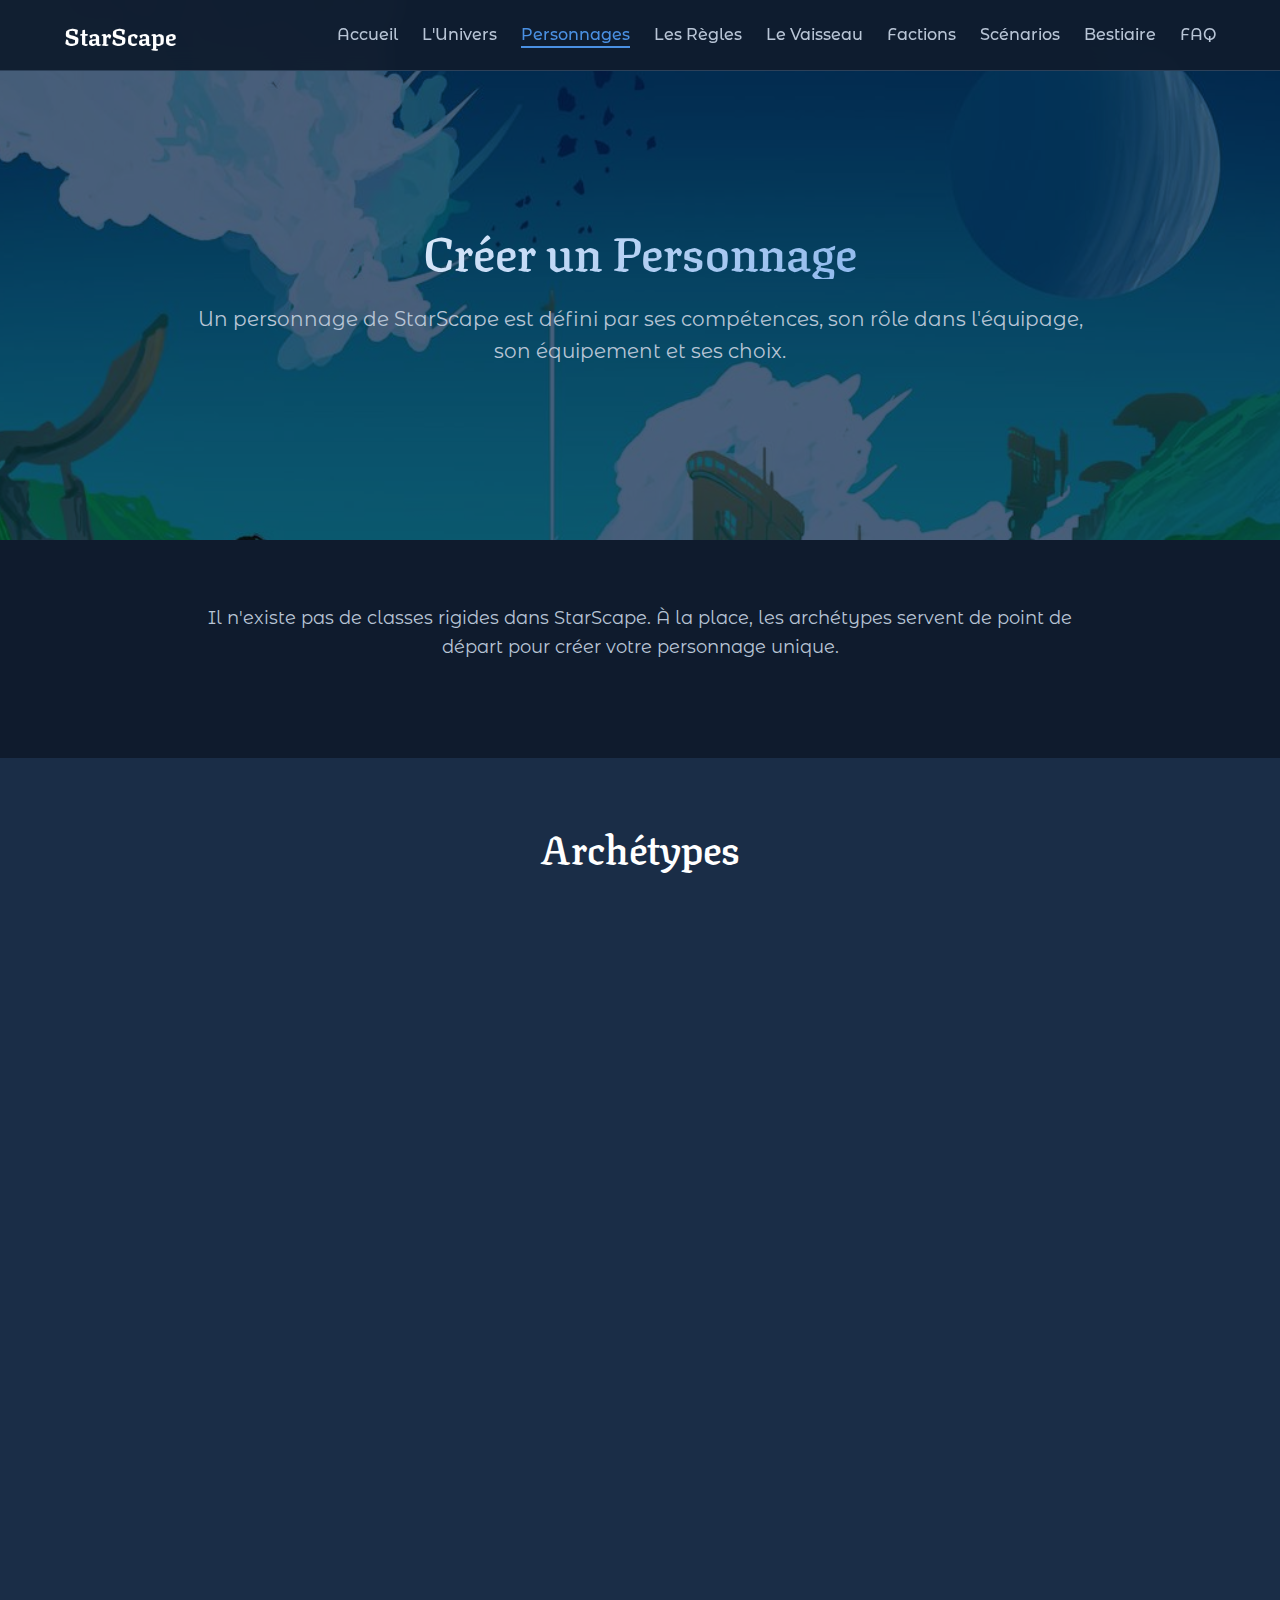
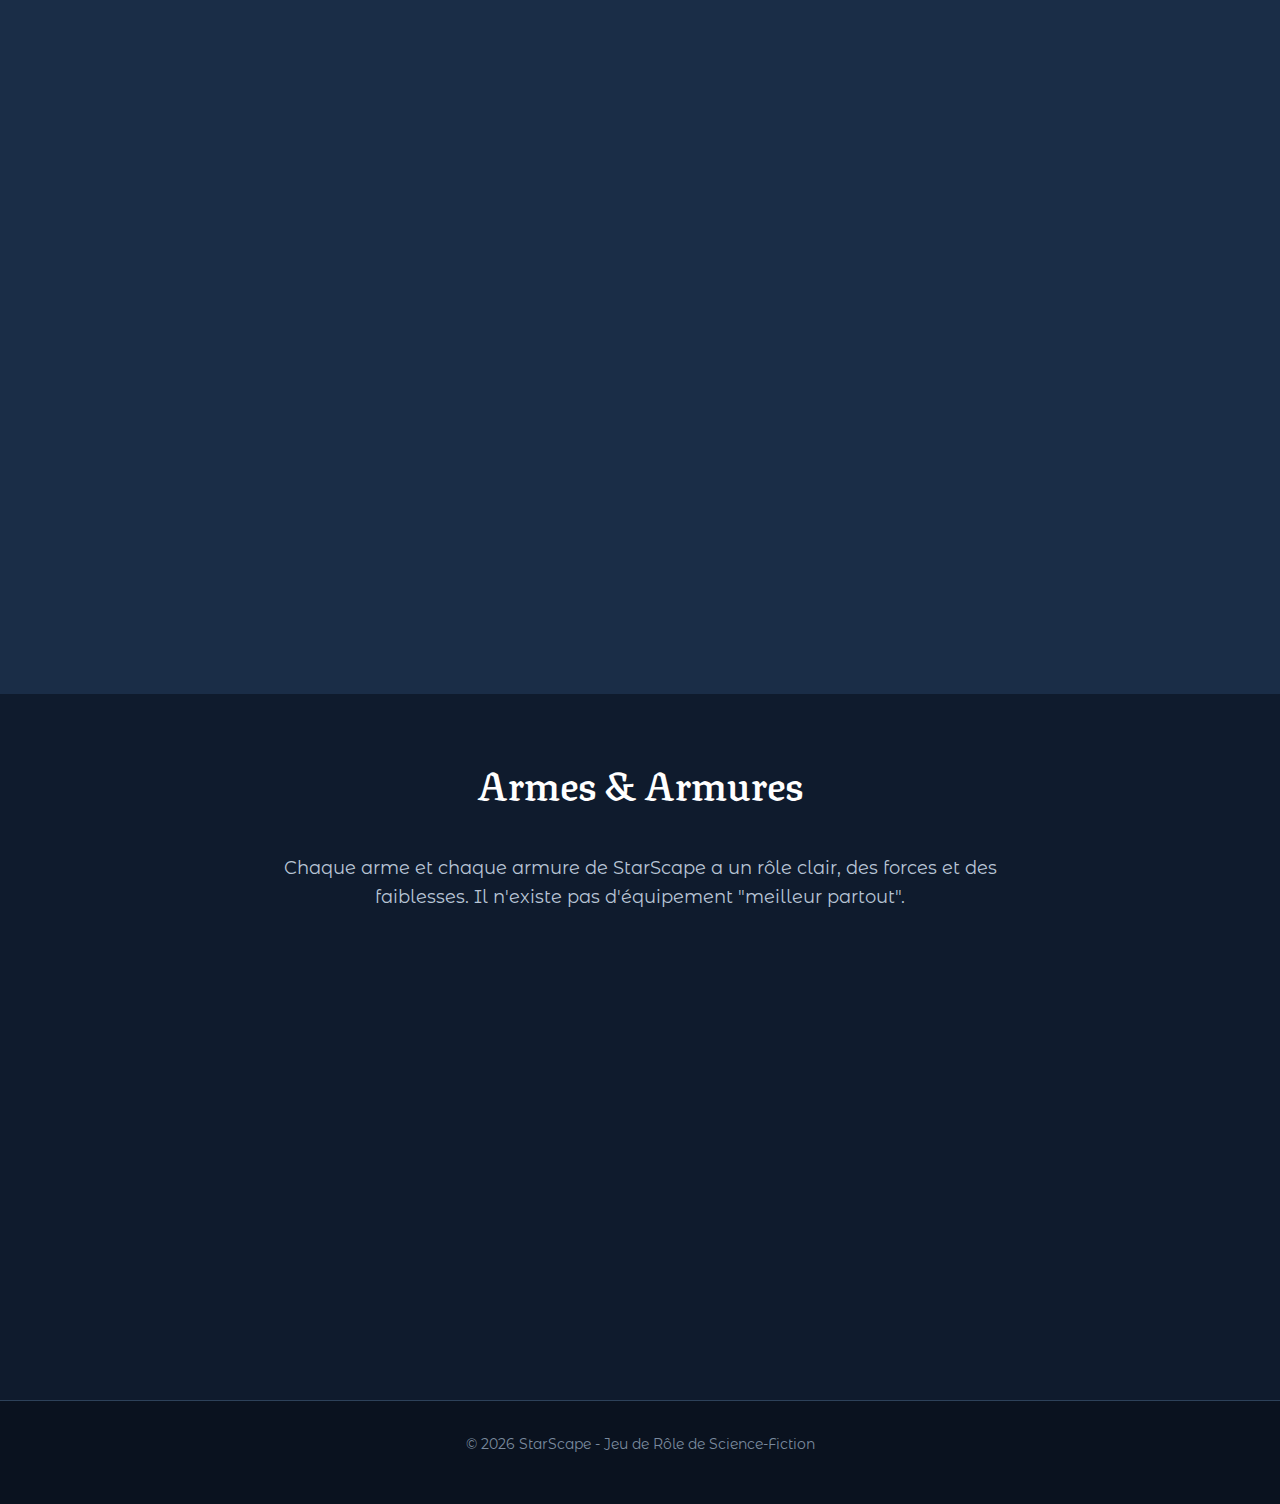
<file: personnages.html>
<!DOCTYPE html>
<html lang="fr">
<head>
    <meta charset="UTF-8">
    <meta name="viewport" content="width=device-width, initial-scale=1.0">
    <title>StarScape</title>
    <link rel="icon" type="image/svg+xml" href="img/favicon.svg">
    <link rel="stylesheet" href="css/variables.css">
    <link rel="stylesheet" href="css/global.css">
</head>
<body>
    <!-- Navigation -->
    <nav class="nav">
        <div class="nav-container">
            <a href="index.html" class="nav-logo">StarScape</a>
            <button class="nav-toggle">☰</button>
            <ul class="nav-menu">
                <li><a href="index.html" class="nav-link">Accueil</a></li>
                <li><a href="univers.html" class="nav-link">L'Univers</a></li>
                <li><a href="personnages.html" class="nav-link active">Personnages</a></li>
                <li><a href="regles.html" class="nav-link">Les Règles</a></li>
                <li><a href="vaisseau.html" class="nav-link">Le Vaisseau</a></li>
                <li><a href="factions.html" class="nav-link">Factions</a></li>
                <li><a href="scenarios.html" class="nav-link">Scénarios</a></li>
                <li><a href="bestiaire.html" class="nav-link">Bestiaire</a></li>
                <li><a href="faq.html" class="nav-link">FAQ</a></li>
            </ul>
        </div>
    </nav>

    <!-- Hero Section -->
    <section class="hero" style="min-height: 60vh;">
        <div class="hero-content">
            <h1 class="hero-title">Créer un Personnage</h1>
            <p class="hero-subtitle">
                Un personnage de StarScape est défini par ses compétences, son rôle dans l'équipage, 
                son équipement et ses choix.
            </p>
        </div>
    </section>

    <!-- Section Introduction -->
    <section class="section">
        <div class="container">
            <div style="max-width: 900px; margin: 0 auto; text-align: center;">
                <p style="font-size: var(--font-size-lg); margin-bottom: var(--spacing-xl);">
                    Il n'existe pas de classes rigides dans StarScape. À la place, les archétypes 
                    servent de point de départ pour créer votre personnage unique.
                </p>
            </div>
        </div>
    </section>

    <!-- Section Archétypes -->
    <section class="section" style="background-color: var(--color-bg-secondary);">
        <div class="container">
            <h2 class="section-title">Archétypes</h2>
            <div class="grid grid-2" style="margin-top: var(--spacing-2xl);">
                <!-- Éclaireur -->
                <div class="card">
                    <div class="card-image">
                        <span>Image : Éclaireur en action</span>
                    </div>
                    <h3 class="card-title">🔫 Éclaireur</h3>
                    <p class="card-content">
                        Experts du terrain et du combat à distance.
                    </p>
                    <div style="margin-top: var(--spacing-md);">
                        <h4 style="font-size: var(--font-size-lg); margin-bottom: var(--spacing-sm);">Forces</h4>
                        <ul style="color: var(--color-text-secondary); padding-left: var(--spacing-lg); margin-bottom: var(--spacing-md);">
                            <li>Premiers à agir</li>
                            <li>Excellente mobilité</li>
                            <li>Pression constante sur l'ennemi</li>
                        </ul>
                        <h4 style="font-size: var(--font-size-lg); margin-bottom: var(--spacing-sm);">Style de jeu</h4>
                        <ul style="color: var(--color-text-secondary); padding-left: var(--spacing-lg);">
                            <li>Attaques rapides</li>
                            <li>Repérage</li>
                            <li>Neutralisation ciblée</li>
                        </ul>
                    </div>
                </div>

                <!-- Scientifique de terrain -->
                <div class="card">
                    <div class="card-image">
                        <span>Image : Scientifique analysant une anomalie</span>
                    </div>
                    <h3 class="card-title">🧠 Scientifique de terrain</h3>
                    <p class="card-content">
                        Spécialistes des anomalies, de la biologie et des technologies inconnues.
                    </p>
                    <div style="margin-top: var(--spacing-md);">
                        <h4 style="font-size: var(--font-size-lg); margin-bottom: var(--spacing-sm);">Forces</h4>
                        <ul style="color: var(--color-text-secondary); padding-left: var(--spacing-lg); margin-bottom: var(--spacing-md);">
                            <li>Analyse des environnements</li>
                            <li>Compréhension des créatures</li>
                            <li>Soutien technique</li>
                        </ul>
                        <h4 style="font-size: var(--font-size-lg); margin-bottom: var(--spacing-sm);">Style de jeu</h4>
                        <ul style="color: var(--color-text-secondary); padding-left: var(--spacing-lg);">
                            <li>Résolution de problèmes</li>
                            <li>Décisions intelligentes</li>
                            <li>Support de l'équipe</li>
                        </ul>
                    </div>
                </div>

                <!-- Ingénieur spatial -->
                <div class="card">
                    <div class="card-image">
                        <span>Image : Ingénieur réparant un système</span>
                    </div>
                    <h3 class="card-title">🛠 Ingénieur spatial</h3>
                    <p class="card-content">
                        Maîtres de la mécanique, du piratage et des réparations d'urgence.
                    </p>
                    <div style="margin-top: var(--spacing-md);">
                        <h4 style="font-size: var(--font-size-lg); margin-bottom: var(--spacing-sm);">Forces</h4>
                        <ul style="color: var(--color-text-secondary); padding-left: var(--spacing-lg); margin-bottom: var(--spacing-md);">
                            <li>Contrôle du champ de bataille</li>
                            <li>Désactivation d'ennemis mécaniques</li>
                            <li>Soutien hors combat</li>
                        </ul>
                        <h4 style="font-size: var(--font-size-lg); margin-bottom: var(--spacing-sm);">Style de jeu</h4>
                        <ul style="color: var(--color-text-secondary); padding-left: var(--spacing-lg);">
                            <li>Gadgets</li>
                            <li>Piratage</li>
                            <li>Solutions créatives</li>
                        </ul>
                    </div>
                </div>

                <!-- Capitaine libre -->
                <div class="card">
                    <div class="card-image">
                        <span>Image : Capitaine dirigeant son équipage</span>
                    </div>
                    <h3 class="card-title">🧭 Capitaine libre</h3>
                    <p class="card-content">
                        Le cœur narratif de l'équipage.
                    </p>
                    <div style="margin-top: var(--spacing-md);">
                        <h4 style="font-size: var(--font-size-lg); margin-bottom: var(--spacing-sm);">Forces</h4>
                        <ul style="color: var(--color-text-secondary); padding-left: var(--spacing-lg); margin-bottom: var(--spacing-md);">
                            <li>Leadership</li>
                            <li>Négociation</li>
                            <li>Prise de décision</li>
                        </ul>
                        <h4 style="font-size: var(--font-size-lg); margin-bottom: var(--spacing-sm);">Style de jeu</h4>
                        <ul style="color: var(--color-text-secondary); padding-left: var(--spacing-lg);">
                            <li>Interaction sociale</li>
                            <li>Gestion des tensions</li>
                            <li>Orientation de l'histoire</li>
                        </ul>
                    </div>
                </div>

                <!-- Pilote -->
                <div class="card">
                    <div class="card-image">
                        <span>Image : Pilote aux commandes</span>
                    </div>
                    <h3 class="card-title">🚀 Pilote</h3>
                    <p class="card-content">
                        Experts du déplacement, de la fuite et de la manœuvre.
                    </p>
                    <div style="margin-top: var(--spacing-md);">
                        <h4 style="font-size: var(--font-size-lg); margin-bottom: var(--spacing-sm);">Forces</h4>
                        <ul style="color: var(--color-text-secondary); padding-left: var(--spacing-lg); margin-bottom: var(--spacing-md);">
                            <li>Mobilité exceptionnelle</li>
                            <li>Actions tactiques</li>
                            <li>Gestion du terrain</li>
                        </ul>
                        <h4 style="font-size: var(--font-size-lg); margin-bottom: var(--spacing-sm);">Style de jeu</h4>
                        <ul style="color: var(--color-text-secondary); padding-left: var(--spacing-lg);">
                            <li>Positionnement</li>
                            <li>Sauvetage</li>
                            <li>Escapes spectaculaires</li>
                        </ul>
                    </div>
                </div>
            </div>
        </div>
    </section>

    <!-- Section Armes & Armures -->
    <section class="section">
        <div class="container">
            <h2 class="section-title">Armes & Armures</h2>
            <p class="section-subtitle">
                Chaque arme et chaque armure de StarScape a un rôle clair, des forces et des faiblesses. 
                Il n'existe pas d'équipement "meilleur partout".
            </p>

            <div class="grid grid-2" style="margin-top: var(--spacing-2xl);">
                <div class="card">
                    <h3 class="card-title">Types d'Armes</h3>
                    <ul style="color: var(--color-text-secondary); padding-left: var(--spacing-lg);">
                        <li style="margin-bottom: var(--spacing-sm);">
                            <strong>Pistolets</strong> : rapides, mobiles, polyvalents
                        </li>
                        <li style="margin-bottom: var(--spacing-sm);">
                            <strong>Fusils</strong> : fiables, tactiques
                        </li>
                        <li style="margin-bottom: var(--spacing-sm);">
                            <strong>Armes lourdes</strong> : destructrices, risquées
                        </li>
                        <li style="margin-bottom: var(--spacing-sm);">
                            <strong>Armes spéciales</strong> : contrôle, marquage, EMP
                        </li>
                    </ul>
                    <p class="card-content" style="margin-top: var(--spacing-md);">
                        Les dégâts, les effets et les types élémentaires influencent fortement le combat.
                    </p>
                </div>

                <div class="card">
                    <h3 class="card-title">Types d'Armures</h3>
                    <ul style="color: var(--color-text-secondary); padding-left: var(--spacing-lg);">
                        <li style="margin-bottom: var(--spacing-sm);">
                            <strong>Légères</strong> : mobilité, discrétion
                        </li>
                        <li style="margin-bottom: var(--spacing-sm);">
                            <strong>Tactiques</strong> : protection équilibrée
                        </li>
                        <li style="margin-bottom: var(--spacing-sm);">
                            <strong>Lourdes</strong> : survie maximale au prix de l'agilité
                        </li>
                    </ul>
                    <p class="card-content" style="margin-top: var(--spacing-md);">
                        Certaines armures possèdent des boucliers énergétiques, efficaces mais 
                        vulnérables à certains dégâts.
                    </p>
                </div>
            </div>
        </div>
    </section>

    <!-- Footer -->
    <footer class="footer">
        <div class="container">
            <p class="footer-content">© 2026 StarScape - Jeu de Rôle de Science-Fiction</p>
        </div>
    </footer>

    <script src="js/main.js"></script>
</body>
</html>
</file>
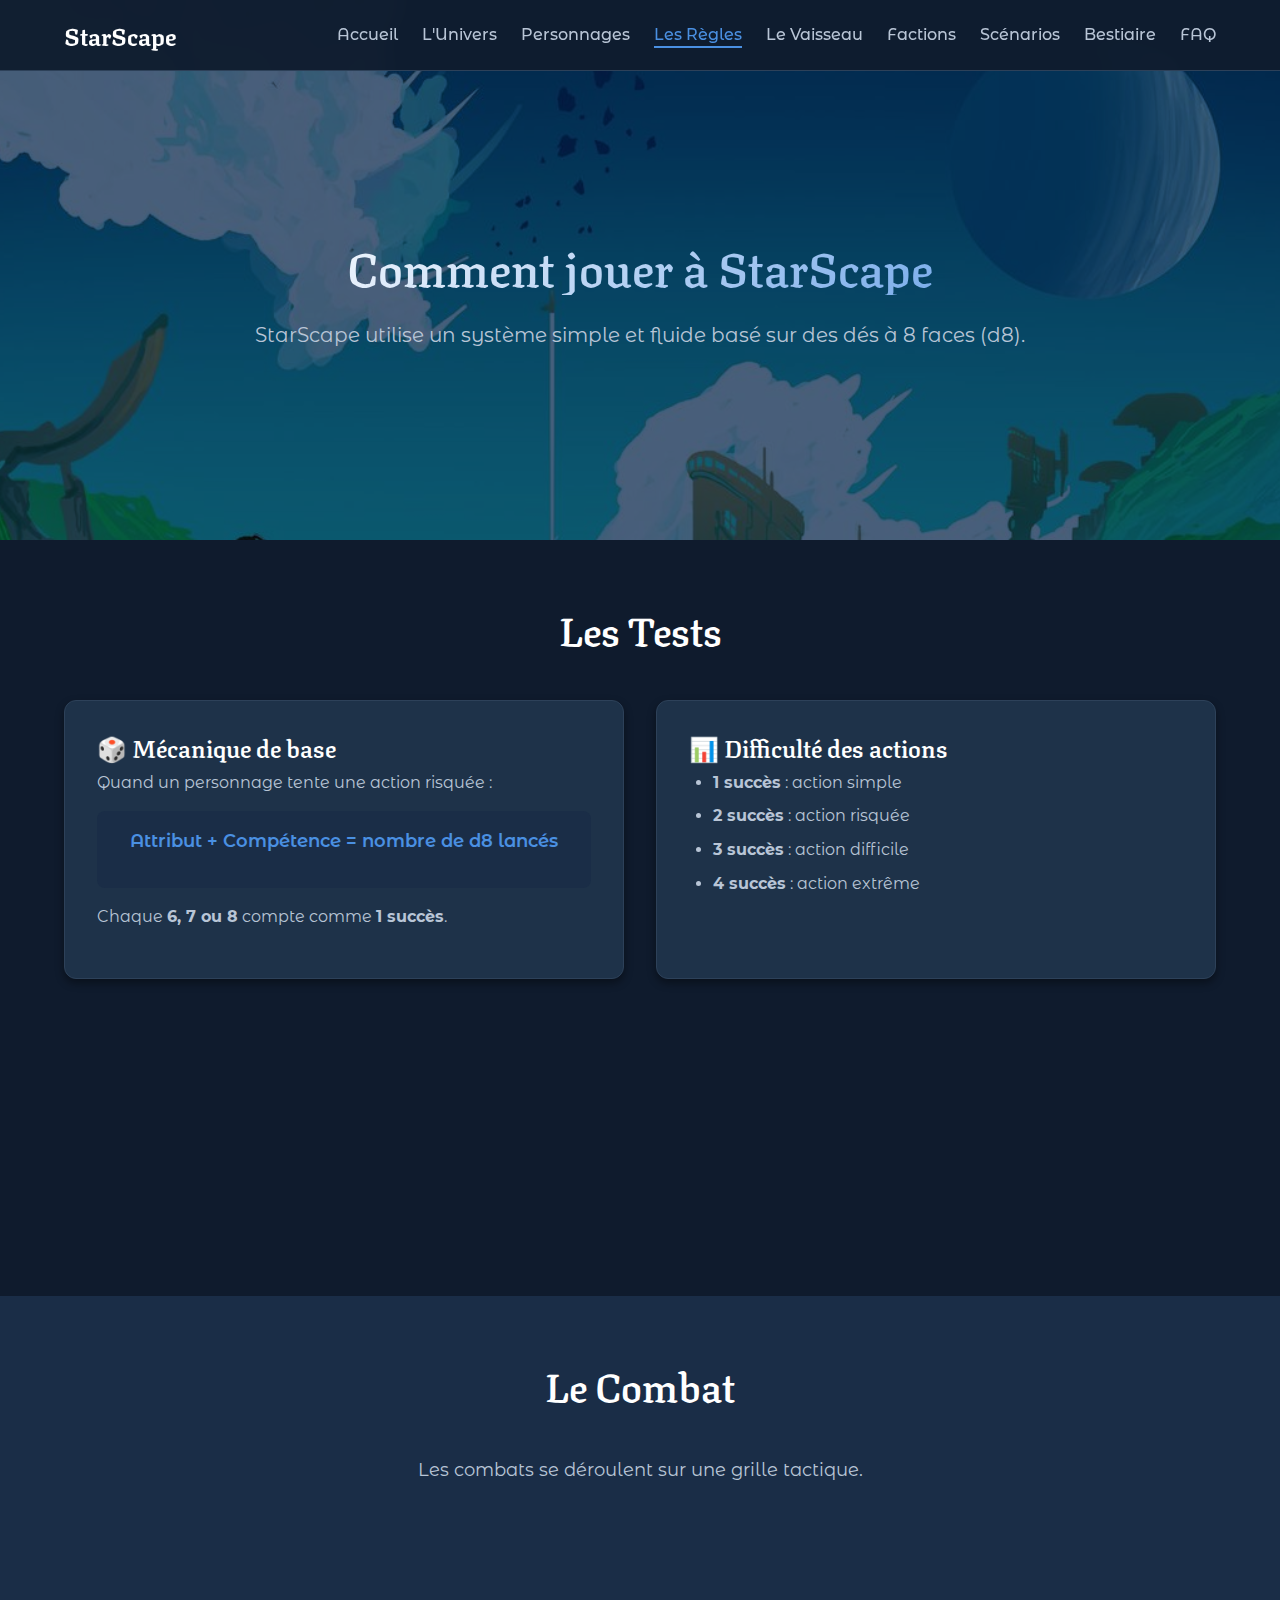
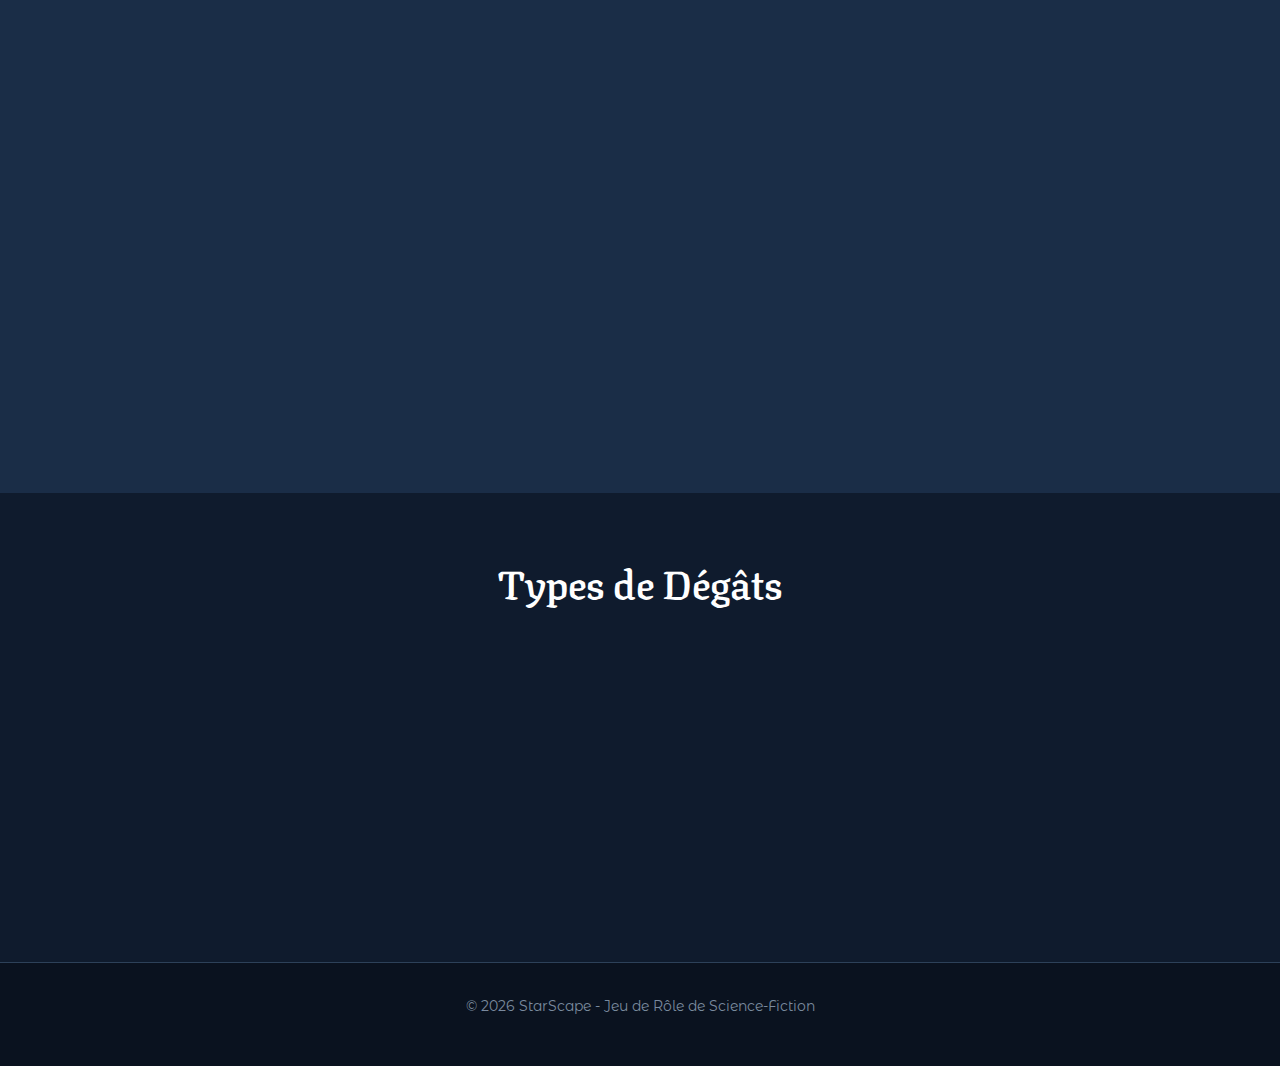
<file: regles.html>
<!DOCTYPE html>
<html lang="fr">
<head>
    <meta charset="UTF-8">
    <meta name="viewport" content="width=device-width, initial-scale=1.0">
    <title>StarScape</title>
    <link rel="icon" type="image/svg+xml" href="img/favicon.svg">
    <link rel="stylesheet" href="css/variables.css">
    <link rel="stylesheet" href="css/global.css">
</head>
<body>
    <!-- Navigation -->
    <nav class="nav">
        <div class="nav-container">
            <a href="index.html" class="nav-logo">StarScape</a>
            <button class="nav-toggle">☰</button>
            <ul class="nav-menu">
                <li><a href="index.html" class="nav-link">Accueil</a></li>
                <li><a href="univers.html" class="nav-link">L'Univers</a></li>
                <li><a href="personnages.html" class="nav-link">Personnages</a></li>
                <li><a href="regles.html" class="nav-link active">Les Règles</a></li>
                <li><a href="vaisseau.html" class="nav-link">Le Vaisseau</a></li>
                <li><a href="factions.html" class="nav-link">Factions</a></li>
                <li><a href="scenarios.html" class="nav-link">Scénarios</a></li>
                <li><a href="bestiaire.html" class="nav-link">Bestiaire</a></li>
                <li><a href="faq.html" class="nav-link">FAQ</a></li>
            </ul>
        </div>
    </nav>

    <!-- Hero Section -->
    <section class="hero" style="min-height: 60vh;">
        <div class="hero-content">
            <h1 class="hero-title">Comment jouer à StarScape</h1>
            <p class="hero-subtitle">
                StarScape utilise un système simple et fluide basé sur des dés à 8 faces (d8).
            </p>
        </div>
    </section>

    <!-- Section Les Tests -->
    <section class="section">
        <div class="container">
            <h2 class="section-title">Les Tests</h2>
            <div class="grid grid-2" style="margin-top: var(--spacing-2xl);">
                <div class="card">
                    <h3 class="card-title">🎲 Mécanique de base</h3>
                    <p class="card-content">
                        Quand un personnage tente une action risquée :
                    </p>
                    <div style="background-color: var(--color-bg-secondary); padding: var(--spacing-md); border-radius: var(--border-radius-md); margin-top: var(--spacing-md);">
                        <p style="text-align: center; font-size: var(--font-size-lg); font-weight: 600; color: var(--color-accent);">
                            Attribut + Compétence = nombre de d8 lancés
                        </p>
                    </div>
                    <p class="card-content" style="margin-top: var(--spacing-md);">
                        Chaque <strong>6, 7 ou 8</strong> compte comme <strong>1 succès</strong>.
                    </p>
                </div>

                <div class="card">
                    <h3 class="card-title">📊 Difficulté des actions</h3>
                    <ul style="color: var(--color-text-secondary); padding-left: var(--spacing-lg);">
                        <li style="margin-bottom: var(--spacing-sm);">
                            <strong>1 succès</strong> : action simple
                        </li>
                        <li style="margin-bottom: var(--spacing-sm);">
                            <strong>2 succès</strong> : action risquée
                        </li>
                        <li style="margin-bottom: var(--spacing-sm);">
                            <strong>3 succès</strong> : action difficile
                        </li>
                        <li style="margin-bottom: var(--spacing-sm);">
                            <strong>4 succès</strong> : action extrême
                        </li>
                    </ul>
                </div>
            </div>

            <div class="card" style="max-width: 800px; margin: var(--spacing-xl) auto 0;">
                <h3 class="card-title">✨ Succès excédentaires</h3>
                <p class="card-content">
                    Les succès en trop permettent :
                </p>
                <ul style="color: var(--color-text-secondary); padding-left: var(--spacing-lg);">
                    <li>D'infliger plus de dégâts</li>
                    <li>D'activer des effets spéciaux</li>
                    <li>D'obtenir un avantage narratif</li>
                </ul>
            </div>
        </div>
    </section>

    <!-- Section Le Combat -->
    <section class="section" style="background-color: var(--color-bg-secondary);">
        <div class="container">
            <h2 class="section-title">Le Combat</h2>
            <p class="section-subtitle">
                Les combats se déroulent sur une grille tactique.
            </p>

            <div class="grid grid-3" style="margin-top: var(--spacing-2xl);">
                <div class="card">
                    <div class="card-image">
                        <span>Image : Grille de combat</span>
                    </div>
                    <h3 class="card-title">Zones & Déplacements</h3>
                    <ul style="color: var(--color-text-secondary); padding-left: var(--spacing-lg);">
                        <li style="margin-bottom: var(--spacing-sm);">
                            <strong>Déplacement standard</strong> : 3 à 5 cases
                        </li>
                        <li style="margin-bottom: var(--spacing-sm);">
                            <strong>Couvert léger</strong> : réduit l'efficacité ennemie
                        </li>
                        <li style="margin-bottom: var(--spacing-sm);">
                            <strong>Couvert lourd</strong> : protection renforcée
                        </li>
                    </ul>
                </div>

                <div class="card">
                    <h3 class="card-title">Actions en Combat</h3>
                    <ul style="color: var(--color-text-secondary); padding-left: var(--spacing-lg);">
                        <li style="margin-bottom: var(--spacing-sm);">Attaquer</li>
                        <li style="margin-bottom: var(--spacing-sm);">Se déplacer</li>
                        <li style="margin-bottom: var(--spacing-sm);">Se mettre à couvert</li>
                        <li style="margin-bottom: var(--spacing-sm);">Utiliser un gadget</li>
                        <li style="margin-bottom: var(--spacing-sm);">Aider un allié</li>
                    </ul>
                </div>

                <div class="card">
                    <h3 class="card-title">Points de Vie & Armure</h3>
                    <p class="card-content">
                        Les dégâts réduisent d'abord :
                    </p>
                    <ol style="color: var(--color-text-secondary); padding-left: var(--spacing-lg);">
                        <li style="margin-bottom: var(--spacing-sm);">Les boucliers</li>
                        <li style="margin-bottom: var(--spacing-sm);">L'armure</li>
                        <li style="margin-bottom: var(--spacing-sm);">Les points de vie</li>
                    </ol>
                    <p class="card-content" style="margin-top: var(--spacing-md);">
                        Certaines armes contournent ou dégradent ces protections.
                    </p>
                </div>
            </div>
        </div>
    </section>

    <!-- Section Types de Dégâts -->
    <section class="section">
        <div class="container">
            <h2 class="section-title">Types de Dégâts</h2>
            <div class="grid grid-5" style="margin-top: var(--spacing-2xl);">
                <div class="card">
                    <h3 class="card-title" style="font-size: var(--font-size-xl);">🔥 Thermique</h3>
                    <p class="card-content" style="font-size: var(--font-size-sm);">
                        Efficace contre la chair.
                    </p>
                </div>

                <div class="card">
                    <h3 class="card-title" style="font-size: var(--font-size-xl);">⚡ Électrique</h3>
                    <p class="card-content" style="font-size: var(--font-size-sm);">
                        Efficace contre les boucliers électriques. 
                    </p>
                </div>

                <div class="card">
                    <h3 class="card-title" style="font-size: var(--font-size-xl);">☣️ Corrosif</h3>
                    <p class="card-content" style="font-size: var(--font-size-sm);">
                        Efficace contre les armures.
                    </p>
                </div>

                <div class="card">
                    <h3 class="card-title" style="font-size: var(--font-size-xl);">💥 Cinétique</h3>
                    <p class="card-content" style="font-size: var(--font-size-sm);">
                        Dégâts mordérés sur tout type de matériau.
                    </p>
                </div>

                <div class="card">
                    <h3 class="card-title" style="font-size: var(--font-size-xl);">📡 EMP</h3>
                    <p class="card-content" style="font-size: var(--font-size-sm);">
                        Efficace contre les robots et les machines.
                    </p>
                </div>
            </div>

        </div>
    </section>

    <!-- Footer -->
    <footer class="footer">
        <div class="container">
            <p class="footer-content">© 2026 StarScape - Jeu de Rôle de Science-Fiction</p>
        </div>
    </footer>

    <script src="js/main.js"></script>
</body>
</html>
</file>
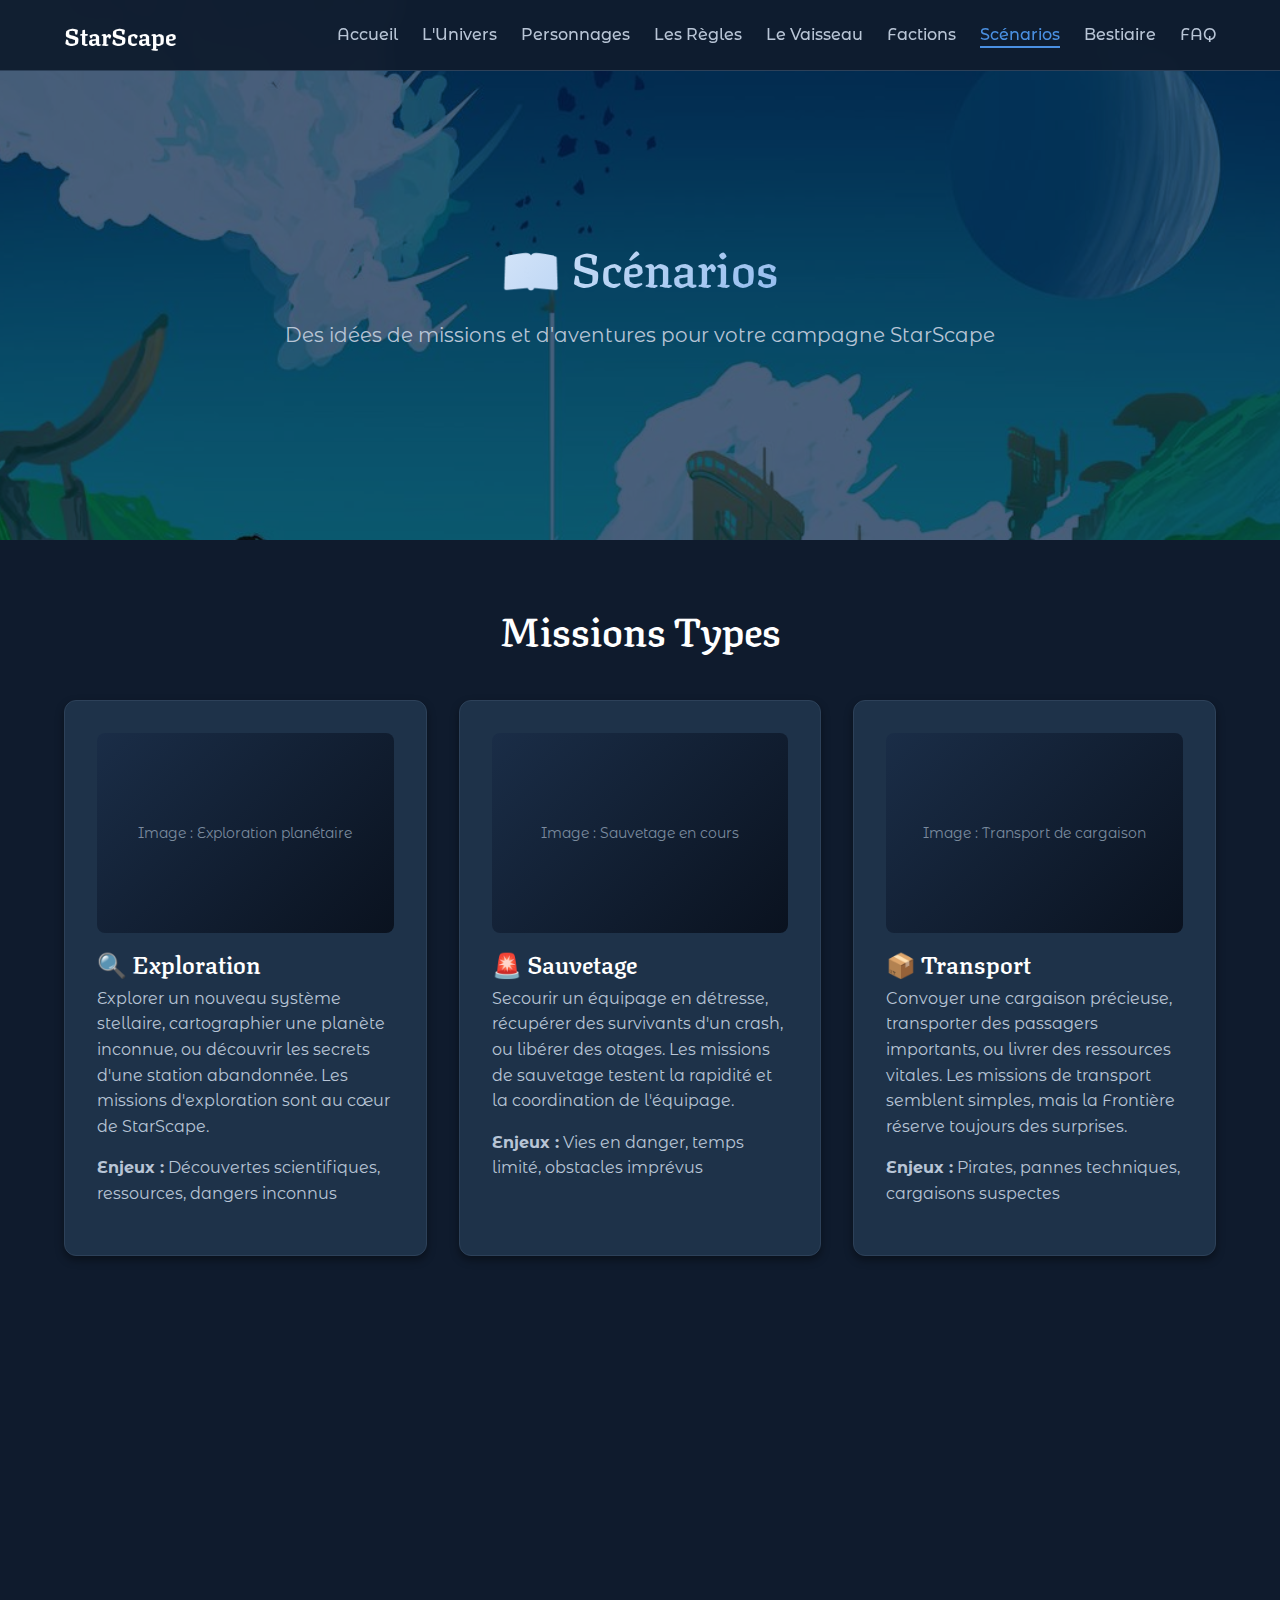
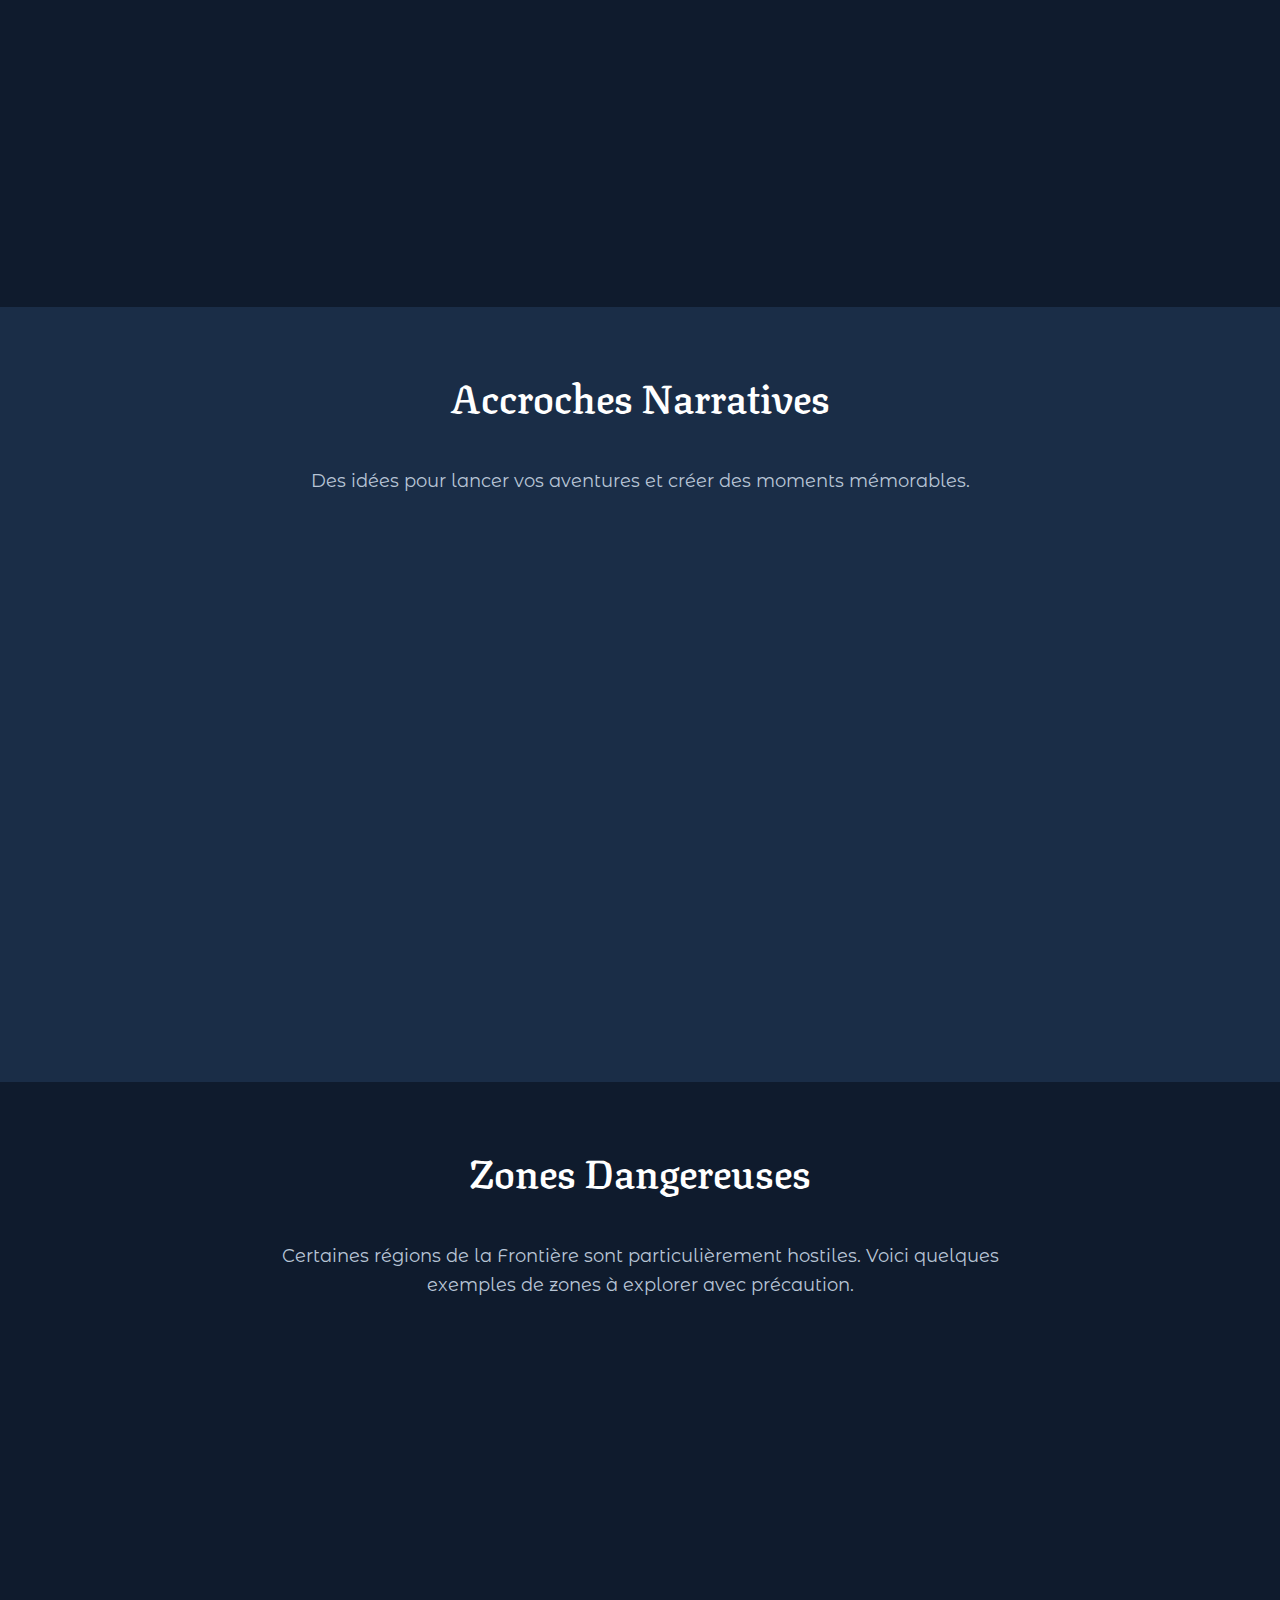
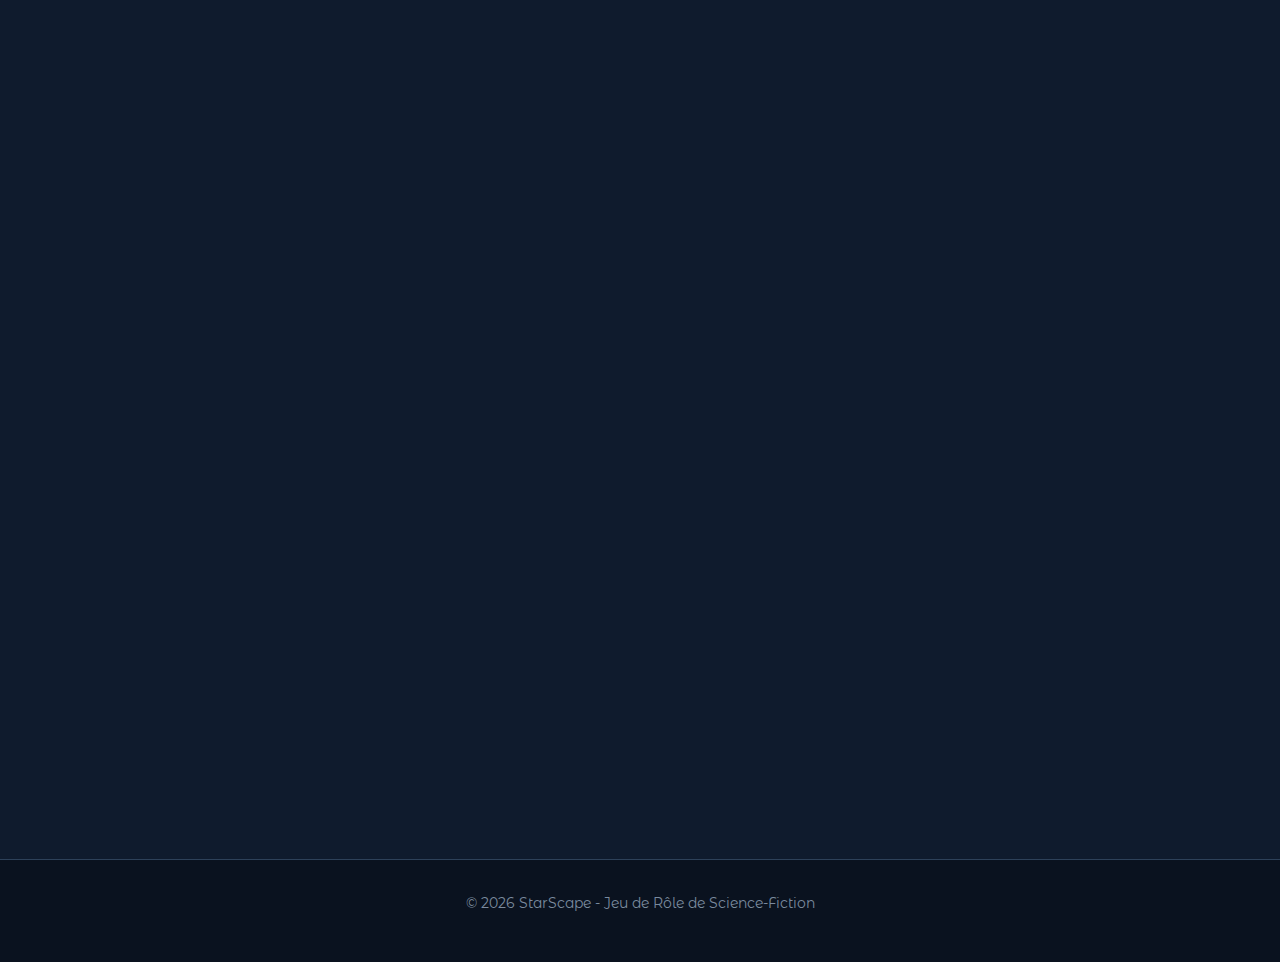
<file: scenarios.html>
<!DOCTYPE html>
<html lang="fr">
<head>
    <meta charset="UTF-8">
    <meta name="viewport" content="width=device-width, initial-scale=1.0">
    <title>StarScape</title>
    <link rel="icon" type="image/svg+xml" href="img/favicon.svg">
    <link rel="stylesheet" href="css/variables.css">
    <link rel="stylesheet" href="css/global.css">
</head>
<body>
    <!-- Navigation -->
    <nav class="nav">
        <div class="nav-container">
            <a href="index.html" class="nav-logo">StarScape</a>
            <button class="nav-toggle">☰</button>
            <ul class="nav-menu">
                <li><a href="index.html" class="nav-link">Accueil</a></li>
                <li><a href="univers.html" class="nav-link">L'Univers</a></li>
                <li><a href="personnages.html" class="nav-link">Personnages</a></li>
                <li><a href="regles.html" class="nav-link">Les Règles</a></li>
                <li><a href="vaisseau.html" class="nav-link">Le Vaisseau</a></li>
                <li><a href="factions.html" class="nav-link">Factions</a></li>
                <li><a href="scenarios.html" class="nav-link active">Scénarios</a></li>
                <li><a href="bestiaire.html" class="nav-link">Bestiaire</a></li>
                <li><a href="faq.html" class="nav-link">FAQ</a></li>
            </ul>
        </div>
    </nav>

    <!-- Hero Section -->
    <section class="hero" style="min-height: 60vh;">
        <div class="hero-content">
            <h1 class="hero-title">📖 Scénarios</h1>
            <p class="hero-subtitle">
                Des idées de missions et d'aventures pour votre campagne StarScape
            </p>
        </div>
    </section>

    <!-- Section Missions Types -->
    <section class="section">
        <div class="container">
            <h2 class="section-title">Missions Types</h2>
            <div class="grid grid-2" style="margin-top: var(--spacing-2xl);">
                <div class="card">
                    <div class="card-image">
                        <span>Image : Exploration planétaire</span>
                    </div>
                    <h3 class="card-title">🔍 Exploration</h3>
                    <p class="card-content">
                        Explorer un nouveau système stellaire, cartographier une planète inconnue, 
                        ou découvrir les secrets d'une station abandonnée. Les missions d'exploration 
                        sont au cœur de StarScape.
                    </p>
                    <p class="card-content" style="margin-top: var(--spacing-md);">
                        <strong>Enjeux :</strong> Découvertes scientifiques, ressources, dangers inconnus
                    </p>
                </div>

                <div class="card">
                    <div class="card-image">
                        <span>Image : Sauvetage en cours</span>
                    </div>
                    <h3 class="card-title">🚨 Sauvetage</h3>
                    <p class="card-content">
                        Secourir un équipage en détresse, récupérer des survivants d'un crash, 
                        ou libérer des otages. Les missions de sauvetage testent la rapidité 
                        et la coordination de l'équipage.
                    </p>
                    <p class="card-content" style="margin-top: var(--spacing-md);">
                        <strong>Enjeux :</strong> Vies en danger, temps limité, obstacles imprévus
                    </p>
                </div>

                <div class="card">
                    <div class="card-image">
                        <span>Image : Transport de cargaison</span>
                    </div>
                    <h3 class="card-title">📦 Transport</h3>
                    <p class="card-content">
                        Convoyer une cargaison précieuse, transporter des passagers importants, 
                        ou livrer des ressources vitales. Les missions de transport semblent simples, 
                        mais la Frontière réserve toujours des surprises.
                    </p>
                    <p class="card-content" style="margin-top: var(--spacing-md);">
                        <strong>Enjeux :</strong> Pirates, pannes techniques, cargaisons suspectes
                    </p>
                </div>

                <div class="card">
                    <div class="card-image">
                        <span>Image : Infiltration</span>
                    </div>
                    <h3 class="card-title">🕵️ Infiltration</h3>
                    <p class="card-content">
                        S'introduire dans une installation ennemie, voler des données, 
                        ou saboter des équipements. Les missions d'infiltration requièrent 
                        discrétion et planification.
                    </p>
                    <p class="card-content" style="margin-top: var(--spacing-md);">
                        <strong>Enjeux :</strong> Détection, sécurité renforcée, conséquences si découvert
                    </p>
                </div>

                <div class="card">
                    <div class="card-image">
                        <span>Image : Chasse aux créatures</span>
                    </div>
                    <h3 class="card-title">🎯 Chasse</h3>
                    <p class="card-content">
                        Traquer une créature dangereuse, éliminer une menace pour une colonie, 
                        ou capturer un spécimen rare. Les missions de chasse combinent combat 
                        et stratégie.
                    </p>
                    <p class="card-content" style="margin-top: var(--spacing-md);">
                        <strong>Enjeux :</strong> Créatures hostiles, terrain dangereux, récompenses
                    </p>
                </div>

                <div class="card">
                    <div class="card-image">
                        <span>Image : Recherche scientifique</span>
                    </div>
                    <h3 class="card-title">🔬 Recherche</h3>
                    <p class="card-content">
                        Étudier une anomalie spatiale, analyser des artefacts anciens, 
                        ou comprendre le comportement d'une créature. Les missions de recherche 
                        privilégient l'observation et l'analyse.
                    </p>
                    <p class="card-content" style="margin-top: var(--spacing-md);">
                        <strong>Enjeux :</strong> Découvertes, dangers inconnus, protocoles scientifiques
                    </p>
                </div>
            </div>
        </div>
    </section>

    <!-- Section Accroches Narratives -->
    <section class="section" style="background-color: var(--color-bg-secondary);">
        <div class="container">
            <h2 class="section-title">Accroches Narratives</h2>
            <p class="section-subtitle">
                Des idées pour lancer vos aventures et créer des moments mémorables.
            </p>
            <div class="grid grid-3" style="margin-top: var(--spacing-2xl);">
                <div class="card">
                    <h3 class="card-title">📡 Signal Mystérieux</h3>
                    <p class="card-content">
                        Votre vaisseau intercepte un signal de détresse provenant d'une station 
                        censée être abandonnée depuis des décennies. Que s'est-il passé ?
                    </p>
                </div>

                <div class="card">
                    <h3 class="card-title">💎 Découverte Fortuite</h3>
                    <p class="card-content">
                        Une panne de scanner vous mène à découvrir un astéroïde riche en ressources rares. 
                        Mais vous n'êtes pas les seuls à l'avoir repéré...
                    </p>
                </div>

                <div class="card">
                    <h3 class="card-title">🤝 Contrat Suspect</h3>
                    <p class="card-content">
                        Un client anonyme vous propose une mission très bien payée, mais les détails 
                        sont flous. Que cache vraiment cette mission ?
                    </p>
                </div>

                <div class="card">
                    <h3 class="card-title">👥 Passager Inattendu</h3>
                    <p class="card-content">
                        Un passager que vous transportez révèle être recherché par plusieurs factions. 
                        Votre vaisseau devient une cible.
                    </p>
                </div>

                <div class="card">
                    <h3 class="card-title">🌌 Anomalie Spatiale</h3>
                    <p class="card-content">
                        Votre vaisseau est pris dans une tempête spatiale inconnue. 
                        Quand vous en sortez, vous êtes dans un système non cartographié.
                    </p>
                </div>

                <div class="card">
                    <h3 class="card-title">⚔️ Conflit de Factions</h3>
                    <p class="card-content">
                        Votre mission vous place au cœur d'un conflit entre deux factions puissantes. 
                        Chaque choix peut changer l'équilibre des forces.
                    </p>
                </div>
            </div>
        </div>
    </section>

    <!-- Section Zones Dangereuses -->
    <section class="section">
        <div class="container">
            <h2 class="section-title">Zones Dangereuses</h2>
            <p class="section-subtitle">
                Certaines régions de la Frontière sont particulièrement hostiles. 
                Voici quelques exemples de zones à explorer avec précaution.
            </p>
            <div class="grid grid-2" style="margin-top: var(--spacing-2xl);">
                <div class="card">
                    <div class="card-image">
                        <span>Image : Nébuleuse toxique</span>
                    </div>
                    <h3 class="card-title">☣️ Nébuleuses Toxiques</h3>
                    <p class="card-content">
                        Des nuages de gaz corrosifs qui endommagent les systèmes du vaisseau. 
                        La navigation y est difficile, mais certaines ressources rares 
                        ne se trouvent que dans ces zones.
                    </p>
                </div>

                <div class="card">
                    <div class="card-image">
                        <span>Image : Champ d'astéroïdes</span>
                    </div>
                    <h3 class="card-title">💥 Champs d'Astéroïdes</h3>
                    <p class="card-content">
                        Des zones denses d'astéroïdes où la navigation est périlleuse. 
                        Des pirates peuvent s'y cacher, et des créatures spatiales y nichent.
                    </p>
                </div>

                <div class="card">
                    <div class="card-image">
                        <span>Image : Planète hostile</span>
                    </div>
                    <h3 class="card-title">🌍 Planètes Hostiles</h3>
                    <p class="card-content">
                        Des mondes avec des atmosphères toxiques, des températures extrêmes, 
                        ou des créatures agressives. L'exploration nécessite une préparation minutieuse.
                    </p>
                </div>

                <div class="card">
                    <div class="card-image">
                        <span>Image : Station abandonnée</span>
                    </div>
                    <h3 class="card-title">🏚️ Stations Abandonnées</h3>
                    <p class="card-content">
                        Des installations désertées qui peuvent abriter des dangers : 
                        systèmes de sécurité actifs, créatures, ou pièges laissés par d'anciens occupants.
                    </p>
                </div>
            </div>
        </div>
    </section>

    <!-- Footer -->
    <footer class="footer">
        <div class="container">
            <p class="footer-content">© 2026 StarScape - Jeu de Rôle de Science-Fiction</p>
        </div>
    </footer>

    <script src="js/main.js"></script>
</body>
</html>
</file>
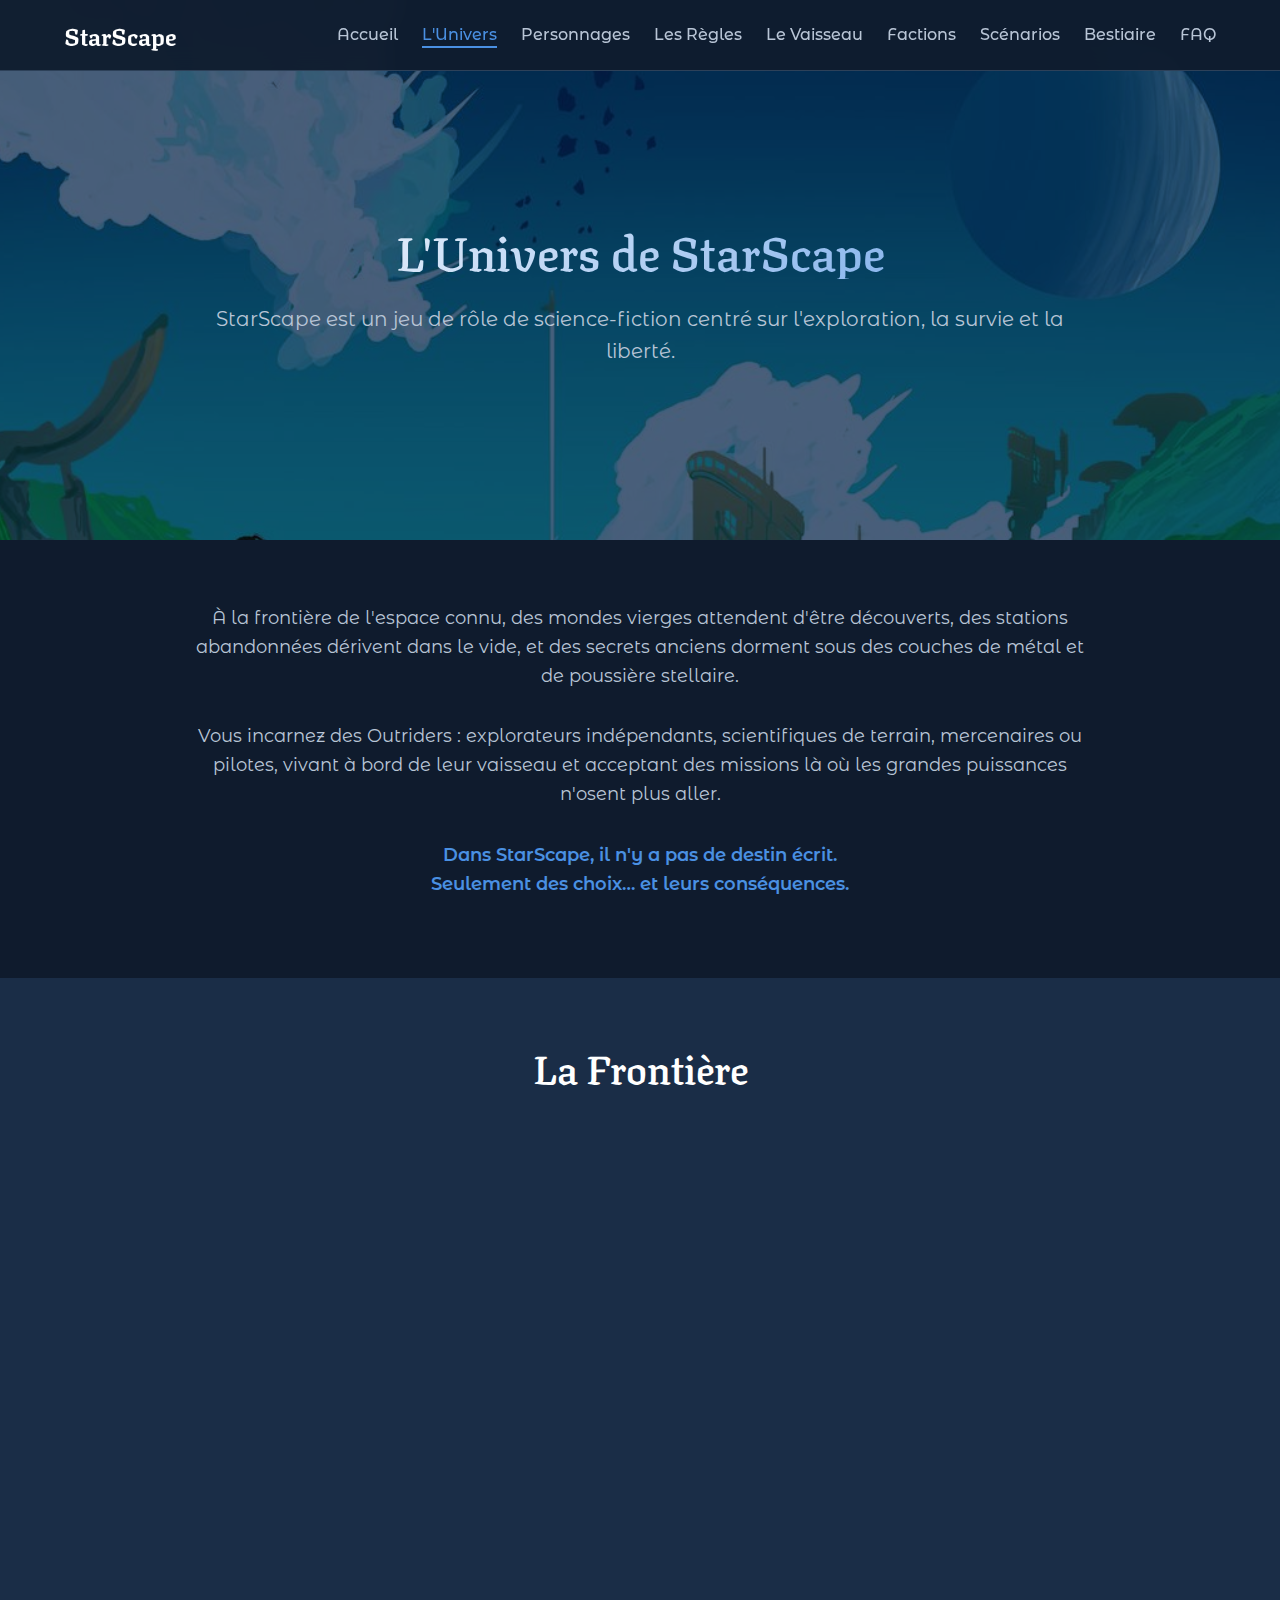
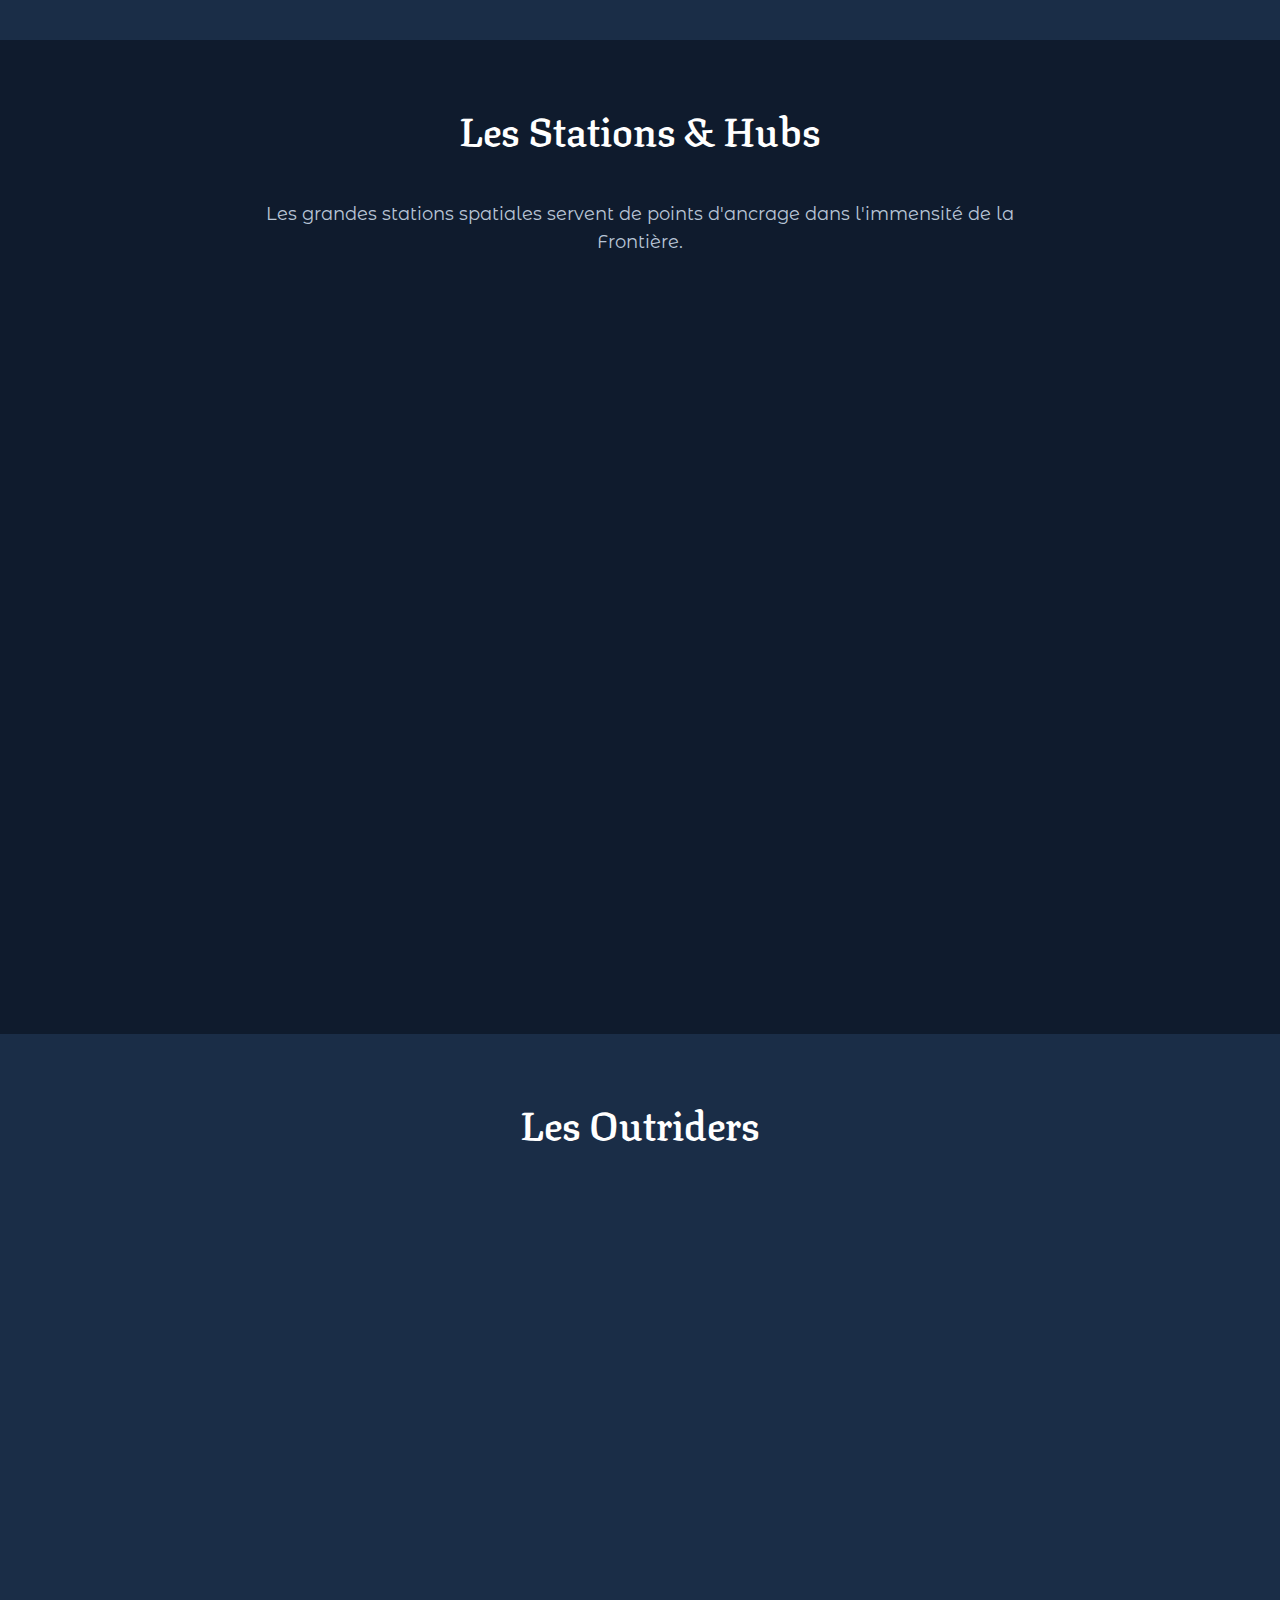
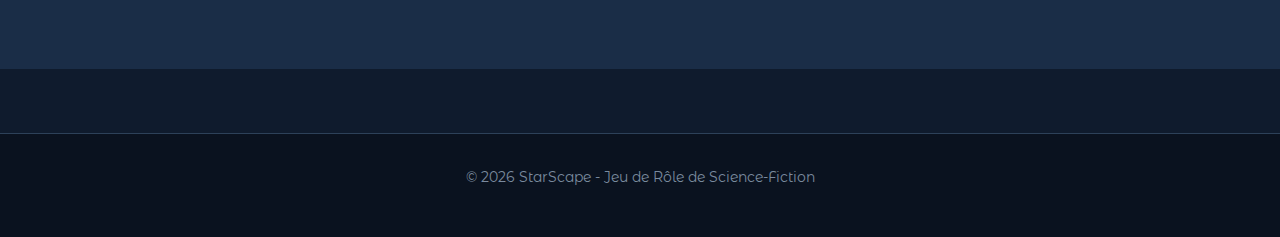
<file: univers.html>
<!DOCTYPE html>
<html lang="fr">
<head>
    <meta charset="UTF-8">
    <meta name="viewport" content="width=device-width, initial-scale=1.0">
    <title>StarScape</title>
    <link rel="icon" type="image/svg+xml" href="img/favicon.svg">
    <link rel="stylesheet" href="css/variables.css">
    <link rel="stylesheet" href="css/global.css">
</head>
<body>
    <!-- Navigation -->
    <nav class="nav">
        <div class="nav-container">
            <a href="index.html" class="nav-logo">StarScape</a>
            <button class="nav-toggle">☰</button>
            <ul class="nav-menu">
                <li><a href="index.html" class="nav-link">Accueil</a></li>
                <li><a href="univers.html" class="nav-link active">L'Univers</a></li>
                <li><a href="personnages.html" class="nav-link">Personnages</a></li>
                <li><a href="regles.html" class="nav-link">Les Règles</a></li>
                <li><a href="vaisseau.html" class="nav-link">Le Vaisseau</a></li>
                <li><a href="factions.html" class="nav-link">Factions</a></li>
                <li><a href="scenarios.html" class="nav-link">Scénarios</a></li>
                <li><a href="bestiaire.html" class="nav-link">Bestiaire</a></li>
                <li><a href="faq.html" class="nav-link">FAQ</a></li>
            </ul>
        </div>
    </nav>

    <!-- Hero Section -->
    <section class="hero" style="min-height: 60vh;">
        <div class="hero-content">
            <h1 class="hero-title">L'Univers de StarScape</h1>
            <p class="hero-subtitle">
                StarScape est un jeu de rôle de science-fiction centré sur l'exploration, 
                la survie et la liberté.
            </p>
        </div>
    </section>

    <!-- Section Intro -->
    <section class="section">
        <div class="container">
            <div style="max-width: 900px; margin: 0 auto;">
                <p style="font-size: var(--font-size-lg); text-align: center; margin-bottom: var(--spacing-xl);">
                    À la frontière de l'espace connu, des mondes vierges attendent d'être découverts, 
                    des stations abandonnées dérivent dans le vide, et des secrets anciens dorment 
                    sous des couches de métal et de poussière stellaire.
                </p>
                <p style="font-size: var(--font-size-lg); text-align: center; margin-bottom: var(--spacing-xl);">
                    Vous incarnez des Outriders : explorateurs indépendants, scientifiques de terrain, 
                    mercenaires ou pilotes, vivant à bord de leur vaisseau et acceptant des missions 
                    là où les grandes puissances n'osent plus aller.
                </p>
                <p style="font-size: var(--font-size-lg); text-align: center; font-weight: 600; color: var(--color-accent);">
                    Dans StarScape, il n'y a pas de destin écrit.<br>
                    Seulement des choix… et leurs conséquences.
                </p>
            </div>
        </div>
    </section>

    <!-- Section La Frontière -->
    <section class="section" style="background-color: var(--color-bg-secondary);">
        <div class="container">
            <h2 class="section-title">La Frontière</h2>
            <div class="grid grid-2" style="margin-top: var(--spacing-2xl);">
                <div class="card">
                    <img class="card-image" src="img/univers_map.jpg" alt="Carte stellaire de la Frontière">
                    <h3 class="card-title">L'espace inconnu</h3>
                    <p class="card-content">
                        L'espace exploré par les grandes puissances s'arrête là où commence la Frontière : 
                        une immensité de systèmes instables, mal cartographiés, parfois hostiles, 
                        parfois miraculeusement habitables.
                    </p>
                </div>
                
                <div class="card">
                    <h3 class="card-title">Ce qui attire dans la Frontière</h3>
                    <ul style="color: var(--color-text-secondary); padding-left: var(--spacing-lg);">
                        <li style="margin-bottom: var(--spacing-sm);">Des scientifiques en quête de découvertes</li>
                        <li style="margin-bottom: var(--spacing-sm);">Des corporations avides de ressources</li>
                        <li style="margin-bottom: var(--spacing-sm);">Des groupes indépendants cherchant une nouvelle vie</li>
                        <li style="margin-bottom: var(--spacing-sm);">Des Outriders, prêts à risquer leur peau contre un contrat</li>
                    </ul>
                </div>
            </div>
        </div>
    </section>

    <!-- Section Stations & Hubs -->
    <section class="section">
        <div class="container">
            <h2 class="section-title">Les Stations & Hubs</h2>
            <p class="section-subtitle">
                Les grandes stations spatiales servent de points d'ancrage dans l'immensité de la Frontière.
            </p>
            
            <div class="grid grid-3" style="margin-top: var(--spacing-2xl);">
                <div class="card">
                    <img class="card-image" src="img/univers_mall.jpg" alt="Station commerciale">
                    <h3 class="card-title">Centres Commerciaux</h3>
                    <p class="card-content">
                        Lieux d'échange où les Outriders peuvent vendre leurs découvertes, 
                        acheter de l'équipement et trouver des contrats.
                    </p>
                </div>
                
                <div class="card">
                    <img class="card-image" src="img/univers_lab.jpg" alt="Base scientifique">
                    <h3 class="card-title">Bases Scientifiques</h3>
                    <p class="card-content">
                        Stations dédiées à la recherche où les scientifiques analysent 
                        les artefacts et créatures découverts dans la Frontière.
                    </p>
                </div>
                
                <div class="card">
                    <img class="card-image" src="img/univers_hub.jpg" alt="Hub de recrutement">
                    <h3 class="card-title">Lieux de Recrutement</h3>
                    <p class="card-content">
                        Carrefours où les équipages se forment, où les missions sont proposées 
                        et où les rumeurs circulent.
                    </p>
                </div>
            </div>
            
            <div style="margin-top: var(--spacing-xl); max-width: 800px; margin-left: auto; margin-right: auto;">
                <div class="card">
                    <h3 class="card-title">Identité des Stations</h3>
                    <p class="card-content">
                        Chaque station a sa propre identité : certaines sont propres et réglementées, 
                        d'autres sont chaotiques, dangereuses, presque vivantes. Chaque visite 
                        peut réserver des surprises, des opportunités ou des dangers.
                    </p>
                </div>
            </div>
        </div>
    </section>

    <!-- Section Les Outriders -->
    <section class="section" style="background-color: var(--color-bg-secondary);">
        <div class="container">
            <h2 class="section-title">Les Outriders</h2>
            <div class="grid grid-2" style="margin-top: var(--spacing-2xl);">
                <div class="card">
                    <img class="card-image" src="img/univers_outriders.jpg" style="object-fit: cover; object-position: 50% 40%;" alt="Équipage d'Outriders">
                    <h3 class="card-title">Professionnels de la Frontière</h3>
                    <p class="card-content">
                        Les joueurs incarnent des Outriders. 
                        Ils ne travaillent pas pour une seule faction, mais pour eux-mêmes. Ils sont libres de choisir leurs missions et de travailler pour qui ils veulent.
                    </p>
                </div>
                
                <div class="card">
                    <h3 class="card-title">Construire sa Réputation</h3>
                    <p class="card-content">
                        La réputation des Outriders se construit à travers :
                    </p>
                    <ul style="color: var(--color-text-secondary); padding-left: var(--spacing-lg); margin-top: var(--spacing-md);">
                        <li style="margin-bottom: var(--spacing-sm);">Les missions accomplies</li>
                        <li style="margin-bottom: var(--spacing-sm);">Les secrets révélés… ou dissimulés</li>
                        <li style="margin-bottom: var(--spacing-sm);">Les alliances nouées ou brisées</li>
                    </ul>
                </div>
            </div>
        </div>
    </section>

    <!-- Footer -->
    <footer class="footer">
        <div class="container">
            <p class="footer-content">© 2026 StarScape - Jeu de Rôle de Science-Fiction</p>
        </div>
    </footer>

    <script src="js/main.js"></script>
</body>
</html>
</file>
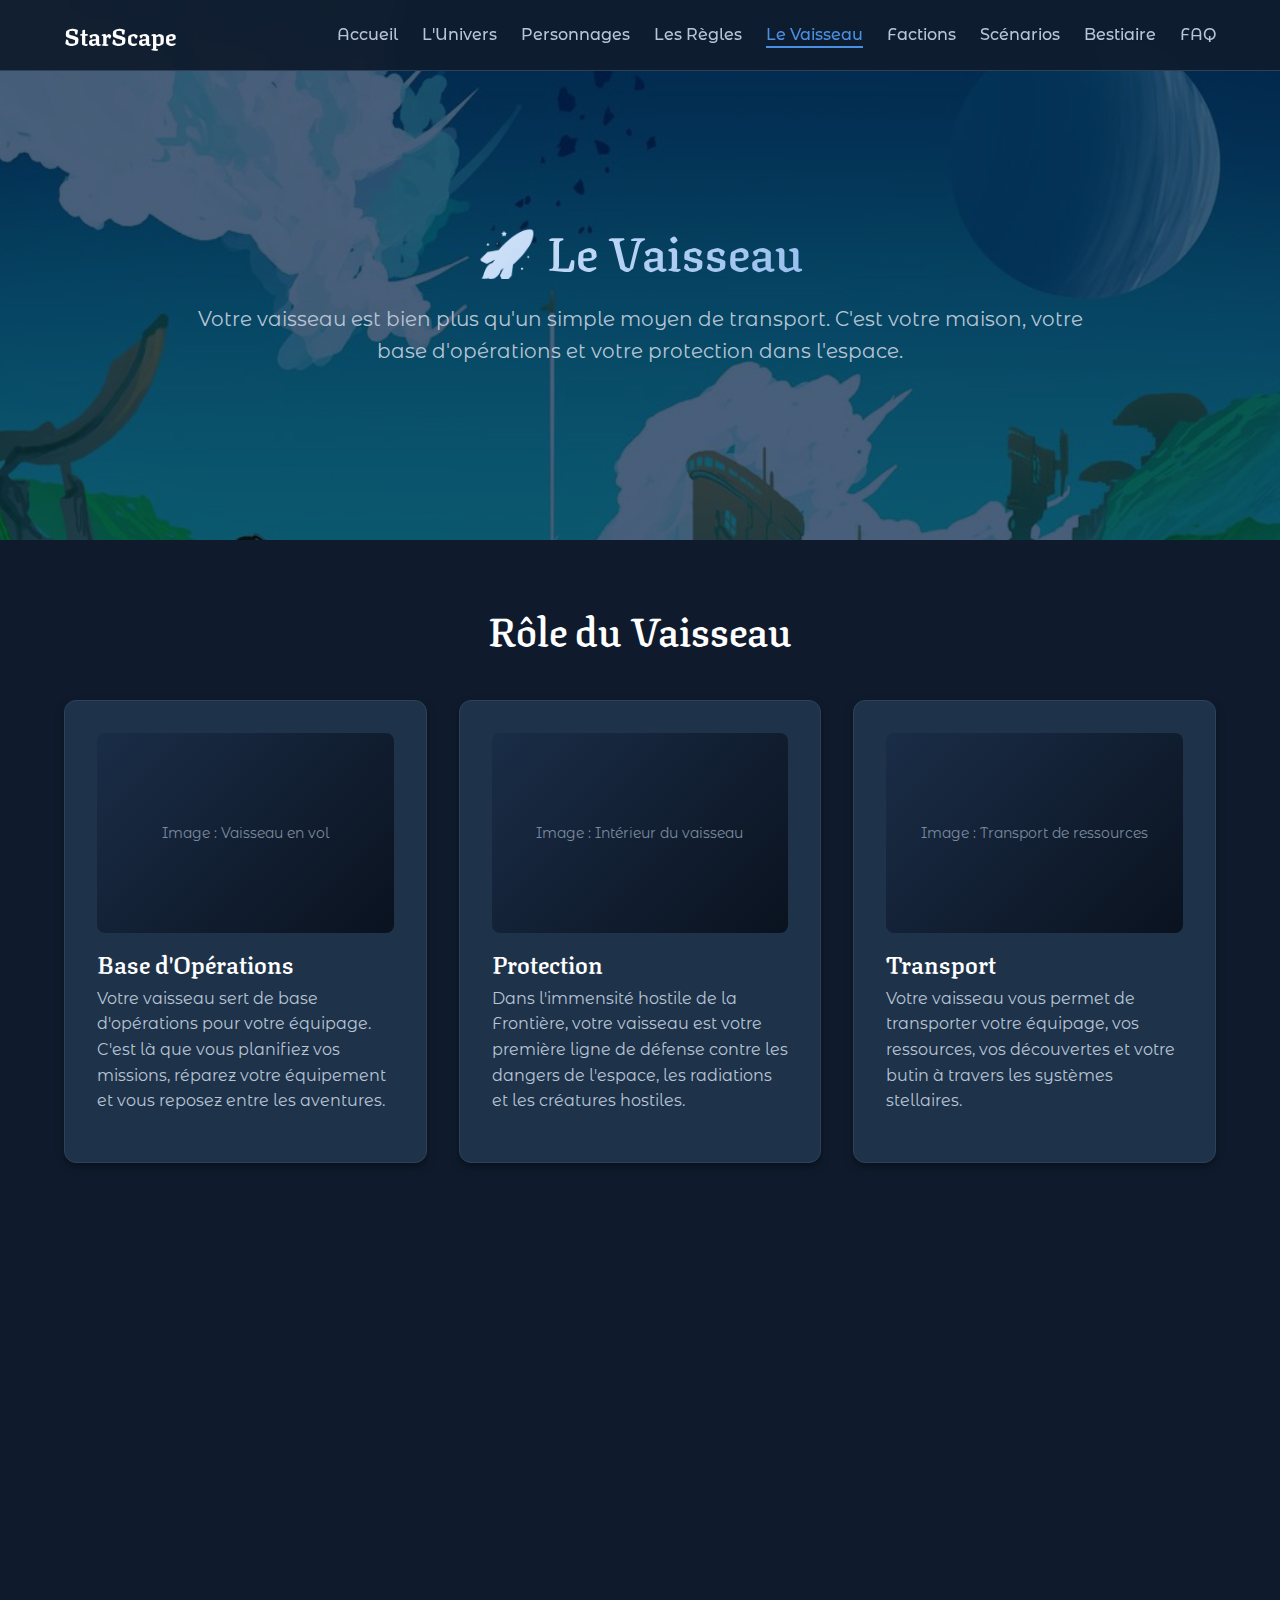
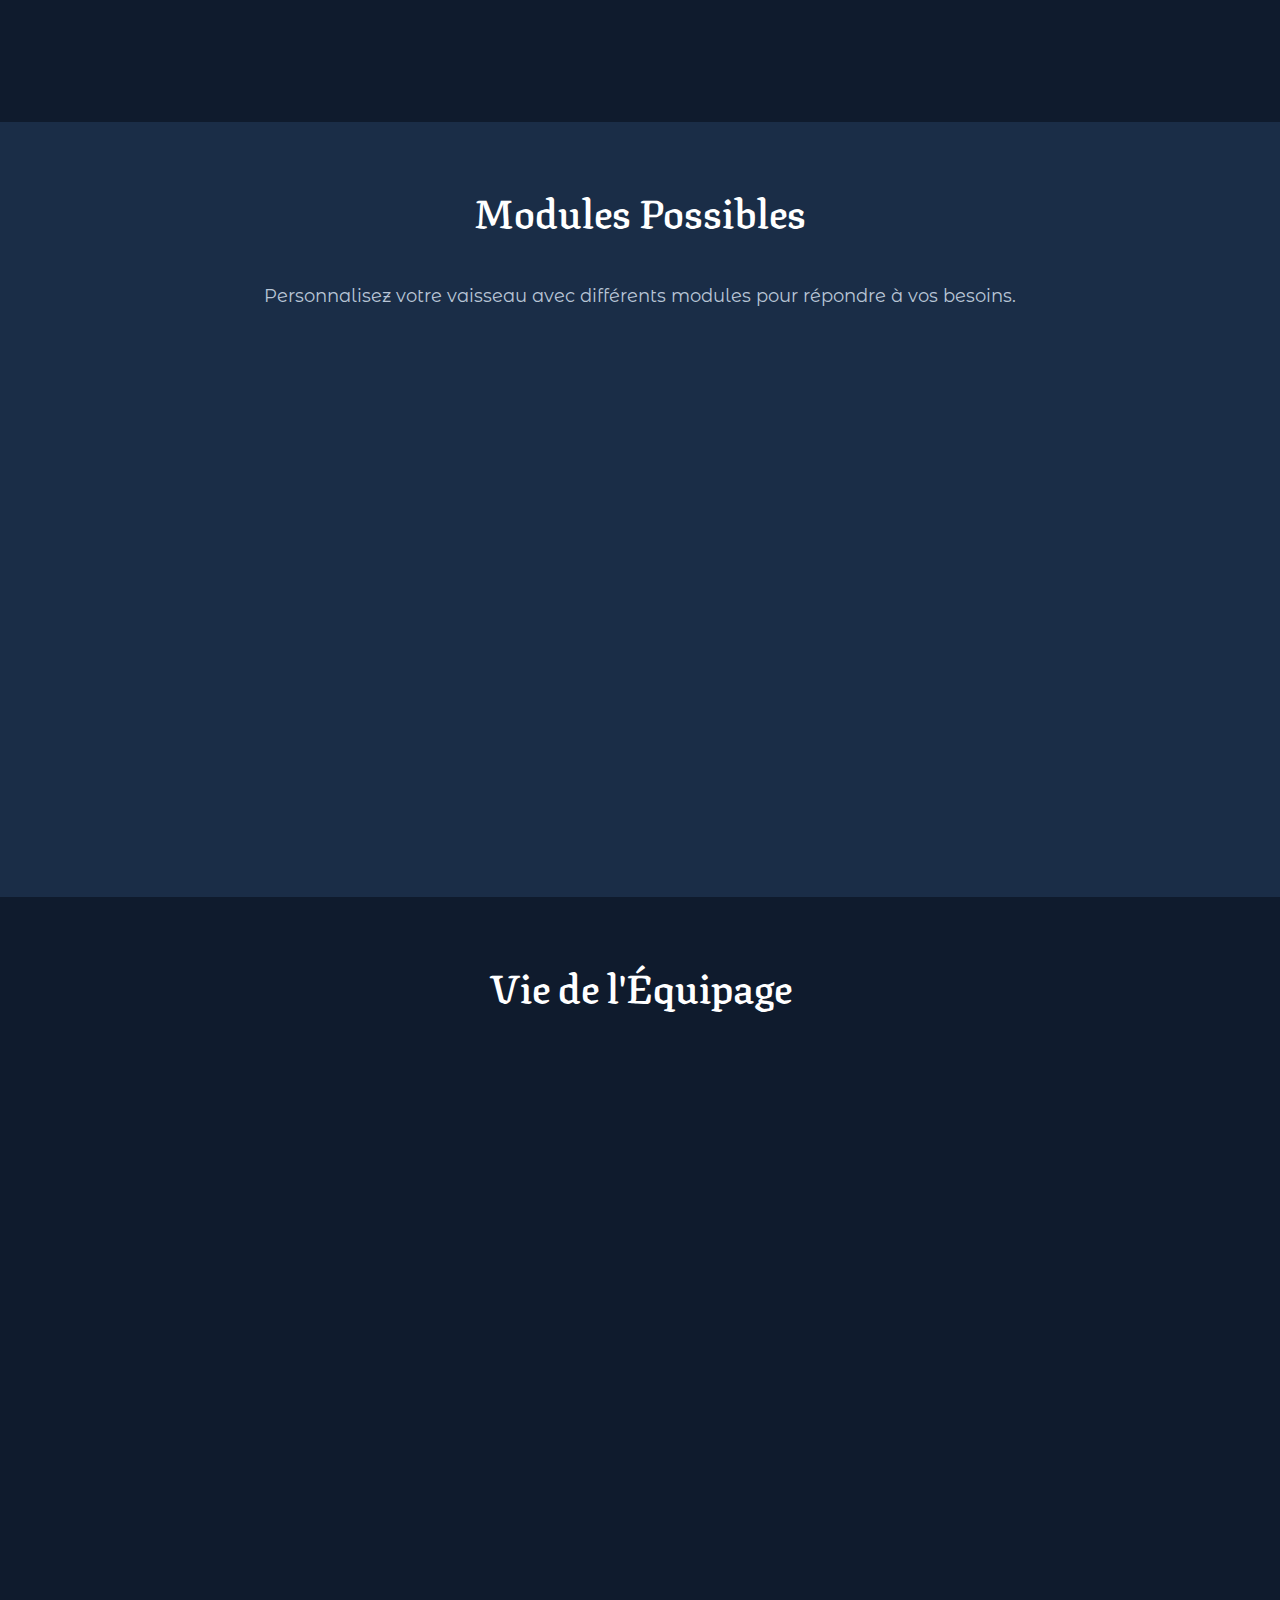
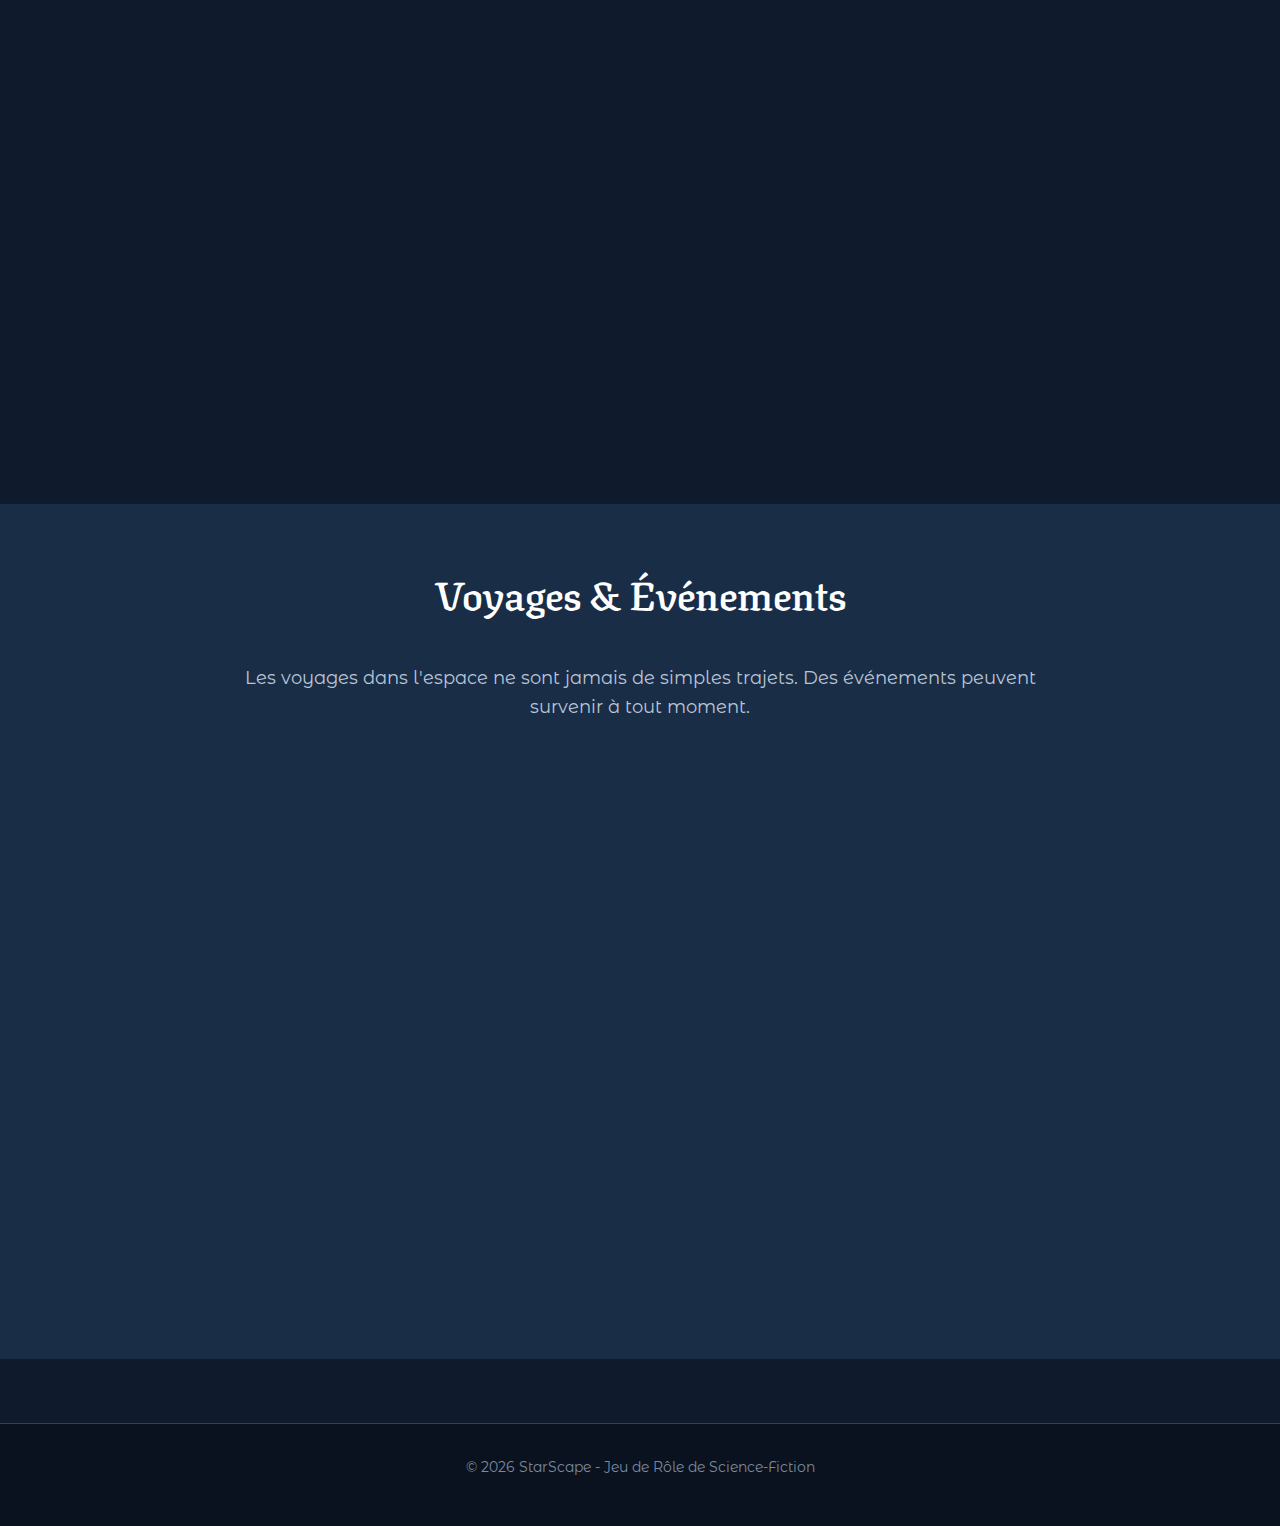
<file: vaisseau.html>
<!DOCTYPE html>
<html lang="fr">
<head>
    <meta charset="UTF-8">
    <meta name="viewport" content="width=device-width, initial-scale=1.0">
    <title>StarScape</title>
    <link rel="icon" type="image/svg+xml" href="img/favicon.svg">
    <link rel="stylesheet" href="css/variables.css">
    <link rel="stylesheet" href="css/global.css">
</head>
<body>
    <!-- Navigation -->
    <nav class="nav">
        <div class="nav-container">
            <a href="index.html" class="nav-logo">StarScape</a>
            <button class="nav-toggle">☰</button>
            <ul class="nav-menu">
                <li><a href="index.html" class="nav-link">Accueil</a></li>
                <li><a href="univers.html" class="nav-link">L'Univers</a></li>
                <li><a href="personnages.html" class="nav-link">Personnages</a></li>
                <li><a href="regles.html" class="nav-link">Les Règles</a></li>
                <li><a href="vaisseau.html" class="nav-link active">Le Vaisseau</a></li>
                <li><a href="factions.html" class="nav-link">Factions</a></li>
                <li><a href="scenarios.html" class="nav-link">Scénarios</a></li>
                <li><a href="bestiaire.html" class="nav-link">Bestiaire</a></li>
                <li><a href="faq.html" class="nav-link">FAQ</a></li>
            </ul>
        </div>
    </nav>

    <!-- Hero Section -->
    <section class="hero" style="min-height: 60vh;">
        <div class="hero-content">
            <h1 class="hero-title">🚀 Le Vaisseau</h1>
            <p class="hero-subtitle">
                Votre vaisseau est bien plus qu'un simple moyen de transport. 
                C'est votre maison, votre base d'opérations et votre protection dans l'espace.
            </p>
        </div>
    </section>

    <!-- Section Rôle du Vaisseau -->
    <section class="section">
        <div class="container">
            <h2 class="section-title">Rôle du Vaisseau</h2>
            <div class="grid grid-2" style="margin-top: var(--spacing-2xl);">
                <div class="card">
                    <div class="card-image">
                        <span>Image : Vaisseau en vol</span>
                    </div>
                    <h3 class="card-title">Base d'Opérations</h3>
                    <p class="card-content">
                        Votre vaisseau sert de base d'opérations pour votre équipage. 
                        C'est là que vous planifiez vos missions, réparez votre équipement 
                        et vous reposez entre les aventures.
                    </p>
                </div>

                <div class="card">
                    <div class="card-image">
                        <span>Image : Intérieur du vaisseau</span>
                    </div>
                    <h3 class="card-title">Protection</h3>
                    <p class="card-content">
                        Dans l'immensité hostile de la Frontière, votre vaisseau est votre 
                        première ligne de défense contre les dangers de l'espace, les radiations 
                        et les créatures hostiles.
                    </p>
                </div>

                <div class="card">
                    <div class="card-image">
                        <span>Image : Transport de ressources</span>
                    </div>
                    <h3 class="card-title">Transport</h3>
                    <p class="card-content">
                        Votre vaisseau vous permet de transporter votre équipage, vos ressources, 
                        vos découvertes et votre butin à travers les systèmes stellaires.
                    </p>
                </div>

                <div class="card">
                    <div class="card-image">
                        <span>Image : Vaisseau personnalisé</span>
                    </div>
                    <h3 class="card-title">Personnalisation</h3>
                    <p class="card-content">
                        Chaque vaisseau peut être modifié et amélioré selon les besoins de l'équipage. 
                        Les modules et améliorations permettent d'adapter votre navire à votre style de jeu.
                    </p>
                </div>
            </div>
        </div>
    </section>

    <!-- Section Modules -->
    <section class="section" style="background-color: var(--color-bg-secondary);">
        <div class="container">
            <h2 class="section-title">Modules Possibles</h2>
            <p class="section-subtitle">
                Personnalisez votre vaisseau avec différents modules pour répondre à vos besoins.
            </p>
            <div class="grid grid-3" style="margin-top: var(--spacing-2xl);">
                <div class="card">
                    <h3 class="card-title">🛡️ Boucliers Renforcés</h3>
                    <p class="card-content">
                        Augmente la résistance du vaisseau aux attaques et aux radiations. 
                        Essentiel pour les missions dangereuses.
                    </p>
                </div>

                <div class="card">
                    <h3 class="card-title">🔬 Laboratoire</h3>
                    <p class="card-content">
                        Permet d'analyser les artefacts et créatures découverts sans retourner 
                        à une station scientifique.
                    </p>
                </div>

                <div class="card">
                    <h3 class="card-title">⚙️ Atelier de Réparation</h3>
                    <p class="card-content">
                        Réparez et améliorez votre équipement à bord. Réduit les coûts 
                        et le temps de maintenance.
                    </p>
                </div>

                <div class="card">
                    <h3 class="card-title">💾 Base de Données</h3>
                    <p class="card-content">
                        Stocke les informations sur les systèmes visités, les créatures rencontrées 
                        et les factions connues.
                    </p>
                </div>

                <div class="card">
                    <h3 class="card-title">🚀 Propulseurs Améliorés</h3>
                    <p class="card-content">
                        Augmente la vitesse et la manœuvrabilité du vaisseau. 
                        Permet d'échapper plus facilement aux dangers.
                    </p>
                </div>

                <div class="card">
                    <h3 class="card-title">📡 Scanner Avancé</h3>
                    <p class="card-content">
                        Détecte les ressources, les anomalies et les menaces à distance. 
                        Essentiel pour l'exploration.
                    </p>
                </div>
            </div>
        </div>
    </section>

    <!-- Section Vie de l'Équipage -->
    <section class="section">
        <div class="container">
            <h2 class="section-title">Vie de l'Équipage</h2>
            <div class="grid grid-2" style="margin-top: var(--spacing-2xl);">
                <div class="card">
                    <div class="card-image">
                        <span>Image : Équipage en interaction</span>
                    </div>
                    <h3 class="card-title">Interactions Sociales</h3>
                    <p class="card-content">
                        La vie à bord du vaisseau crée des liens forts entre les membres de l'équipage. 
                        Les conversations, les tensions et les moments de détente façonnent 
                        la dynamique du groupe.
                    </p>
                </div>

                <div class="card">
                    <div class="card-image">
                        <span>Image : Repos et récupération</span>
                    </div>
                    <h3 class="card-title">Repos & Récupération</h3>
                    <p class="card-content">
                        Entre les missions, l'équipage se repose, répare son équipement et prépare 
                        les prochaines aventures. Ces moments sont cruciaux pour la cohésion du groupe.
                    </p>
                </div>

                <div class="card">
                    <div class="card-image">
                        <span>Image : Prise de décision</span>
                    </div>
                    <h3 class="card-title">Prise de Décision</h3>
                    <p class="card-content">
                        Les choix importants sont souvent pris en conseil d'équipage. 
                        Chaque membre peut influencer la direction que prend le groupe.
                    </p>
                </div>

                <div class="card">
                    <div class="card-image">
                        <span>Image : Entraînement</span>
                    </div>
                    <h3 class="card-title">Entraînement</h3>
                    <p class="card-content">
                        Les membres de l'équipage peuvent s'entraîner ensemble, partager leurs compétences 
                        et améliorer leur coordination pour les missions à venir.
                    </p>
                </div>
            </div>
        </div>
    </section>

    <!-- Section Voyages & Événements -->
    <section class="section" style="background-color: var(--color-bg-secondary);">
        <div class="container">
            <h2 class="section-title">Voyages & Événements</h2>
            <p class="section-subtitle">
                Les voyages dans l'espace ne sont jamais de simples trajets. 
                Des événements peuvent survenir à tout moment.
            </p>
            <div class="grid grid-3" style="margin-top: var(--spacing-2xl);">
                <div class="card">
                    <h3 class="card-title">🌌 Anomalies Spatiales</h3>
                    <p class="card-content">
                        Des phénomènes étranges peuvent apparaître pendant le voyage : 
                        tempêtes de radiations, distorsions spatiales, ou signaux mystérieux.
                    </p>
                </div>

                <div class="card">
                    <h3 class="card-title">🚨 Rencontres Inattendues</h3>
                    <p class="card-content">
                        D'autres vaisseaux, des stations dérivantes, ou des créatures spatiales 
                        peuvent croiser votre route. Chaque rencontre est une opportunité ou un danger.
                    </p>
                </div>

                <div class="card">
                    <h3 class="card-title">🔧 Pannes Techniques</h3>
                    <p class="card-content">
                        Les systèmes du vaisseau peuvent tomber en panne. L'équipage doit travailler 
                        ensemble pour résoudre les problèmes avant qu'ils ne deviennent critiques.
                    </p>
                </div>

                <div class="card">
                    <h3 class="card-title">💎 Découvertes Fortuites</h3>
                    <p class="card-content">
                        Parfois, le scanner détecte quelque chose d'intéressant : une planète inexplorée, 
                        un astéroïde riche en ressources, ou un signal mystérieux.
                    </p>
                </div>

                <div class="card">
                    <h3 class="card-title">⚔️ Confrontations</h3>
                    <p class="card-content">
                        Des pirates, des factions hostiles ou des créatures agressives peuvent 
                        attaquer votre vaisseau. La préparation et la coordination sont essentielles.
                    </p>
                </div>

                <div class="card">
                    <h3 class="card-title">🏘️ Stations & Hubs</h3>
                    <p class="card-content">
                        Arriver dans une station est toujours un moment important : 
                        nouvelles missions, commerce, informations, et parfois, problèmes.
                    </p>
                </div>
            </div>
        </div>
    </section>

    <!-- Footer -->
    <footer class="footer">
        <div class="container">
            <p class="footer-content">© 2026 StarScape - Jeu de Rôle de Science-Fiction</p>
        </div>
    </footer>

    <script src="js/main.js"></script>
</body>
</html>
</file>
<file: css/variables.css>
:root {
  /* Couleurs principales */
  --color-primary: #0F1B2D;
  --color-primary-light: #1a2d47;
  --color-primary-dark: #0a121f;
  
  /* Couleurs secondaires */
  --color-accent: #4a90e2;
  --color-accent-light: #6ba3e8;
  --color-accent-dark: #2d6bb8;
  
  /* Couleurs de texte */
  --color-text-primary: #ffffff;
  --color-text-secondary: #b8c5d6;
  --color-text-muted: #7a8a9e;
  
  /* Couleurs de fond */
  --color-bg-primary: #0F1B2D;
  --color-bg-secondary: #1a2d47;
  --color-bg-card: #1e3249;
  --color-bg-card-hover: #253a54;
  
  /* Couleurs de bordure */
  --color-border: #2d4159;
  --color-border-light: #3d5169;
  
  /* Polices */
  --font-title: 'Texturina', serif;
  --font-body: 'Montserrat Alternates', sans-serif;
  
  /* Tailles de police */
  --font-size-xs: 0.75rem;
  --font-size-sm: 0.875rem;
  --font-size-base: 1rem;
  --font-size-lg: 1.125rem;
  --font-size-xl: 1.25rem;
  --font-size-2xl: 1.5rem;
  --font-size-3xl: 2rem;
  --font-size-4xl: 2.5rem;
  --font-size-5xl: 3rem;
  
  /* Espacements */
  --spacing-xs: 0.25rem;
  --spacing-sm: 0.5rem;
  --spacing-md: 1rem;
  --spacing-lg: 1.5rem;
  --spacing-xl: 2rem;
  --spacing-2xl: 3rem;
  --spacing-3xl: 4rem;
  
  /* Bordures */
  --border-radius-sm: 0.25rem;
  --border-radius-md: 0.5rem;
  --border-radius-lg: 0.75rem;
  --border-radius-xl: 1rem;
  
  /* Ombres */
  --shadow-sm: 0 2px 4px rgba(0, 0, 0, 0.3);
  --shadow-md: 0 4px 8px rgba(0, 0, 0, 0.4);
  --shadow-lg: 0 8px 16px rgba(0, 0, 0, 0.5);
  --shadow-xl: 0 12px 24px rgba(0, 0, 0, 0.6);
  
  /* Transitions */
  --transition-fast: 0.15s ease;
  --transition-base: 0.3s ease;
  --transition-slow: 0.5s ease;
  
  /* Largeurs */
  --container-max-width: 1200px;
  --card-max-width: 400px;
}
</file>
<file: css/global.css>
/* Import des polices Google Fonts */
@import url('https://fonts.googleapis.com/css2?family=Texturina:wght@400;500;600;700&family=Montserrat+Alternates:wght@300;400;500;600;700&display=swap');

/* Reset et base */
* {
  margin: 0;
  padding: 0;
  box-sizing: border-box;
}

html {
  scroll-behavior: smooth;
}

body {
  font-family: var(--font-body);
  font-size: var(--font-size-base);
  color: var(--color-text-primary);
  background-color: var(--color-bg-primary);
  line-height: 1.6;
  overflow-x: hidden;
}

/* Typographie */
h1, h2, h3, h4, h5, h6 {
  font-family: var(--font-title);
  font-weight: 600;
  line-height: 1.2;
  margin-bottom: var(--spacing-md);
  color: var(--color-text-primary);
}

h1 {
  font-size: var(--font-size-5xl);
}

h2 {
  font-size: var(--font-size-4xl);
}

h3 {
  font-size: var(--font-size-3xl);
}

h4 {
  font-size: var(--font-size-2xl);
}

h5 {
  font-size: var(--font-size-xl);
}

h6 {
  font-size: var(--font-size-lg);
}

p {
  margin-bottom: var(--spacing-md);
  color: var(--color-text-secondary);
}

a {
  color: var(--color-accent);
  text-decoration: none;
  transition: color var(--transition-base);
}

a:hover {
  color: var(--color-accent-light);
}

/* Container */
.container {
  max-width: var(--container-max-width);
  margin: 0 auto;
  padding: 0 var(--spacing-lg);
}

/* Navigation */
.nav {
  position: fixed;
  top: 0;
  left: 0;
  right: 0;
  background-color: rgba(15, 27, 45, 0.95);
  backdrop-filter: blur(10px);
  z-index: 1000;
  padding: var(--spacing-md) 0;
  border-bottom: 1px solid var(--color-border);
}

.nav-container {
  max-width: var(--container-max-width);
  margin: 0 auto;
  padding: 0 var(--spacing-lg);
  display: flex;
  justify-content: space-between;
  align-items: center;
}

.nav-logo {
  font-family: var(--font-title);
  font-size: var(--font-size-2xl);
  font-weight: 700;
  color: var(--color-text-primary);
  text-decoration: none;
}

.nav-menu {
  display: flex;
  list-style: none;
  gap: var(--spacing-lg);
  flex-wrap: wrap;
}

.nav-link {
  color: var(--color-text-secondary);
  font-weight: 500;
  transition: color var(--transition-base);
  position: relative;
}

.nav-link:hover,
.nav-link.active {
  color: var(--color-accent);
}

.nav-link::after {
  content: '';
  position: absolute;
  bottom: -4px;
  left: 0;
  width: 0;
  height: 2px;
  background-color: var(--color-accent);
  transition: width var(--transition-base);
}

.nav-link:hover::after,
.nav-link.active::after {
  width: 100%;
}

/* Mobile menu toggle */
.nav-toggle {
  display: none;
  background: none;
  border: none;
  color: var(--color-text-primary);
  font-size: var(--font-size-2xl);
  cursor: pointer;
}

/* Cards */
.card {
  background-color: var(--color-bg-card);
  border-radius: var(--border-radius-lg);
  padding: var(--spacing-xl);
  border: 1px solid var(--color-border);
  transition: all var(--transition-base);
  box-shadow: var(--shadow-md);
}

.card:hover {
  transform: translateY(-4px);
  box-shadow: var(--shadow-lg);
  background-color: var(--color-bg-card-hover);
  border-color: var(--color-border-light);
}

.card-image {
  width: 100%;
  height: 200px;
  object-fit: cover;
  border-radius: var(--border-radius-md);
  margin-bottom: var(--spacing-md);
  background: linear-gradient(135deg, var(--color-primary-light), var(--color-primary-dark));
  display: flex;
  align-items: center;
  justify-content: center;
  color: var(--color-text-muted);
  font-size: var(--font-size-sm);
}

.card-title {
  font-family: var(--font-title);
  font-size: var(--font-size-2xl);
  margin-bottom: var(--spacing-sm);
  color: var(--color-text-primary);
}

.card-content {
  color: var(--color-text-secondary);
}

/* Grid */
.grid {
  display: grid;
  gap: var(--spacing-xl);
}

.grid-2 {
  grid-template-columns: repeat(auto-fit, minmax(300px, 1fr));
}

.grid-3 {
  grid-template-columns: repeat(auto-fit, minmax(280px, 1fr));
}

.grid-4 {
  grid-template-columns: repeat(auto-fit, minmax(250px, 1fr));
}

.grid-5 {
  grid-template-columns: repeat(auto-fit, minmax(200px, 1fr));
}

/* Sections */
.section {
  padding: var(--spacing-3xl) 0;
}

.section-title {
  text-align: center;
  margin-bottom: var(--spacing-2xl);
}

.section-subtitle {
  text-align: center;
  color: var(--color-text-secondary);
  font-size: var(--font-size-lg);
  max-width: 800px;
  margin: 0 auto var(--spacing-2xl);
}

/* Hero section */
.hero {
  min-height: 100vh;
  display: flex;
  align-items: center;
  justify-content: center;
  text-align: center;
  position: relative;
  padding-top: 80px;
  /* background: linear-gradient(135deg, var(--color-primary) 0%, var(--color-primary-dark) 100%); */
  background-image: url('../img/index_hero_background4.jpg');
  background-size: cover;
  background-position: 80% 80%;
  background-repeat: no-repeat;
  background-attachment: fixed;
  background-blend-mode: overlay;
  background-color: rgba(15, 27, 45, 0.8);
}

.hero-content {
  max-width: 900px;
  z-index: 1;
}

.hero-title {
  font-size: var(--font-size-5xl);
  margin-bottom: var(--spacing-lg);
  background: linear-gradient(135deg, var(--color-text-primary), var(--color-accent-light));
  -webkit-background-clip: text;
  -webkit-text-fill-color: transparent;
  background-clip: text;
}

.hero-subtitle {
  font-size: var(--font-size-xl);
  color: var(--color-text-secondary);
  margin-bottom: var(--spacing-xl);
}

/* Buttons */
.btn {
  display: inline-block;
  padding: var(--spacing-md) var(--spacing-xl);
  background-color: var(--color-accent);
  color: var(--color-text-primary);
  border: none;
  border-radius: var(--border-radius-md);
  font-family: var(--font-body);
  font-size: var(--font-size-base);
  font-weight: 600;
  cursor: pointer;
  transition: all var(--transition-base);
  text-decoration: none;
}

.btn:hover {
  background-color: var(--color-accent-light);
  color: var(--color-text-primary);
  transform: translateY(-2px);
  box-shadow: var(--shadow-md);
}

.btn-secondary {
  background-color: transparent;
  border: 2px solid var(--color-accent);
  color: var(--color-accent);
}

.btn-secondary:hover {
  background-color: var(--color-accent);
  color: var(--color-text-primary);
}

/* Footer */
.footer {
  background-color: var(--color-primary-dark);
  padding: var(--spacing-xl) 0;
  text-align: center;
  border-top: 1px solid var(--color-border);
  margin-top: var(--spacing-3xl);
}

.footer-content {
  color: var(--color-text-muted);
  font-size: var(--font-size-sm);
}

/* Responsive */
@media (max-width: 768px) {
  .nav-menu {
    position: fixed;
    top: 70px;
    left: 0;
    right: 0;
    background-color: var(--color-bg-primary);
    flex-direction: column;
    padding: var(--spacing-lg);
    transform: translateX(-100%);
    transition: transform var(--transition-base);
    border-bottom: 1px solid var(--color-border);
  }

  .nav-menu.active {
    transform: translateX(0);
  }

  .nav-toggle {
    display: block;
  }

  .hero-title {
    font-size: var(--font-size-3xl);
  }

  .grid-2,
  .grid-3,
  .grid-4 {
    grid-template-columns: 1fr;
  }

  h1 {
    font-size: var(--font-size-4xl);
  }

  h2 {
    font-size: var(--font-size-3xl);
  }
}
</file>
